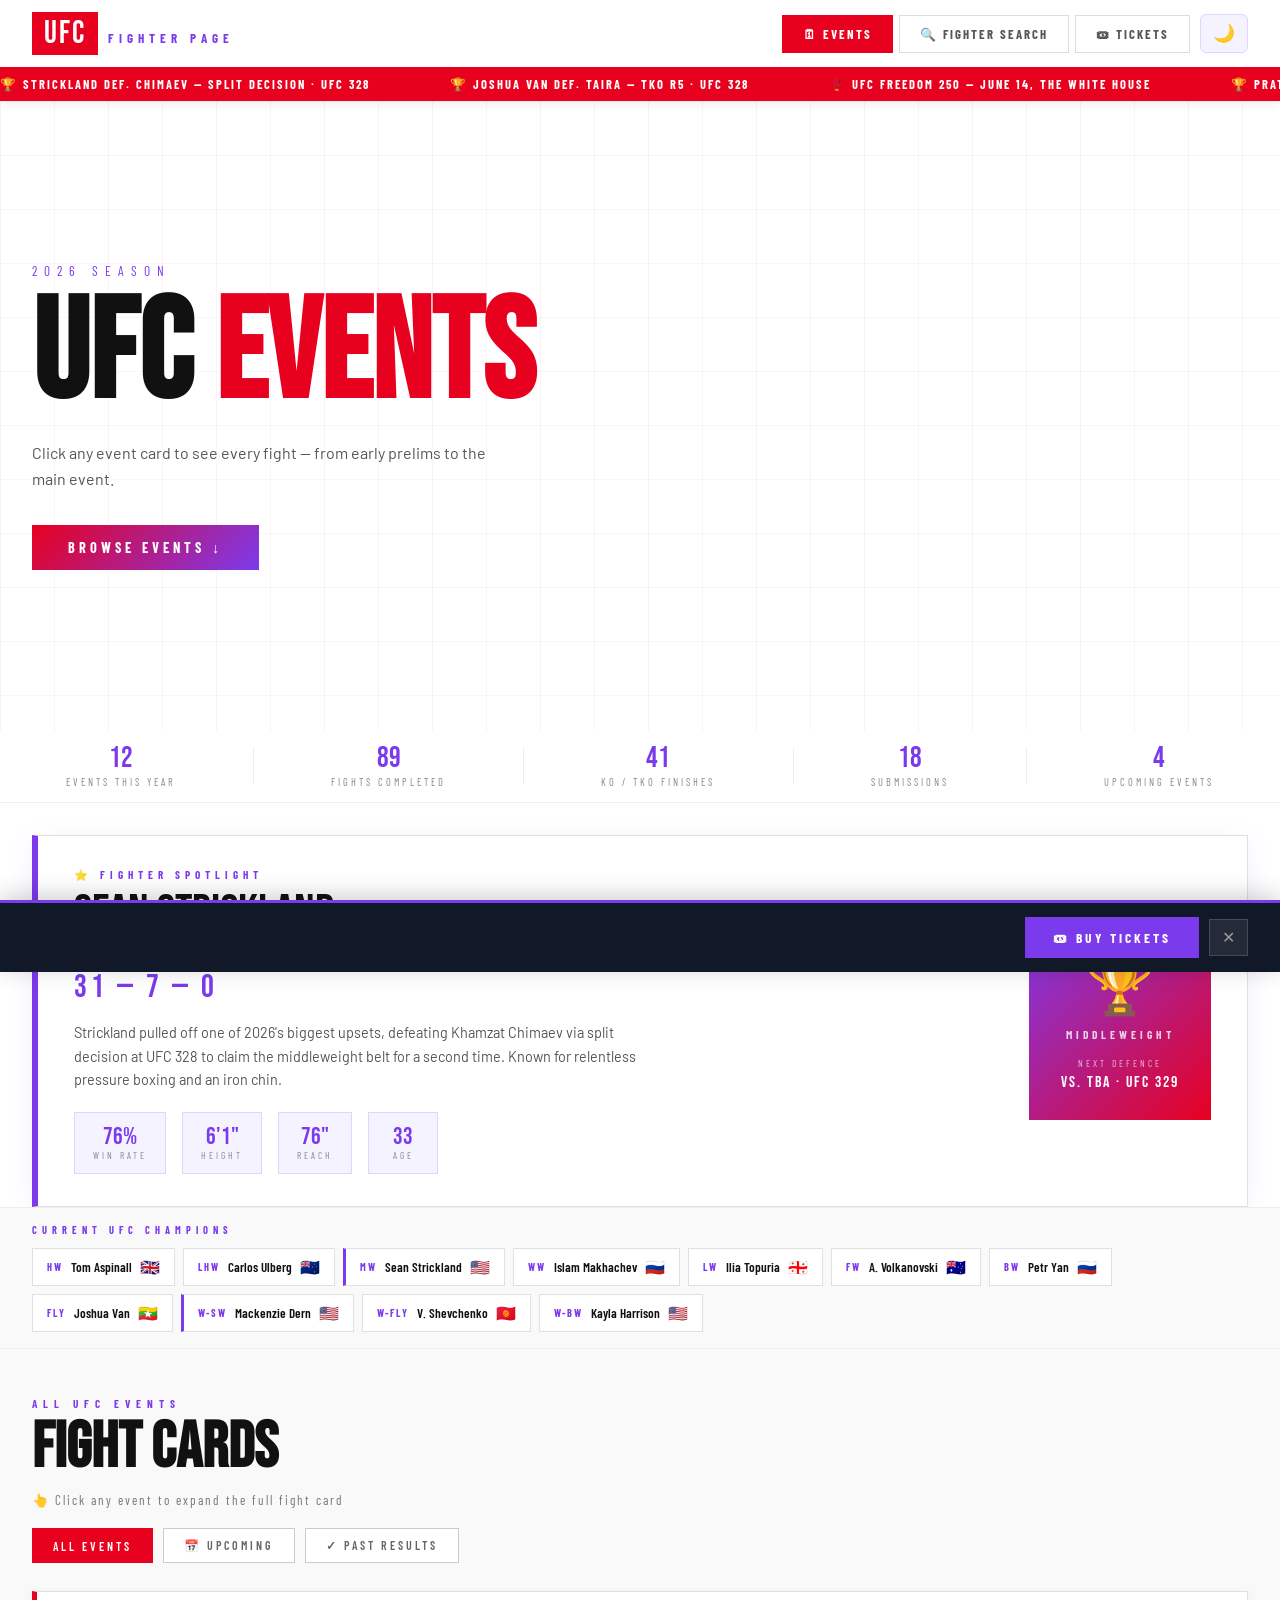
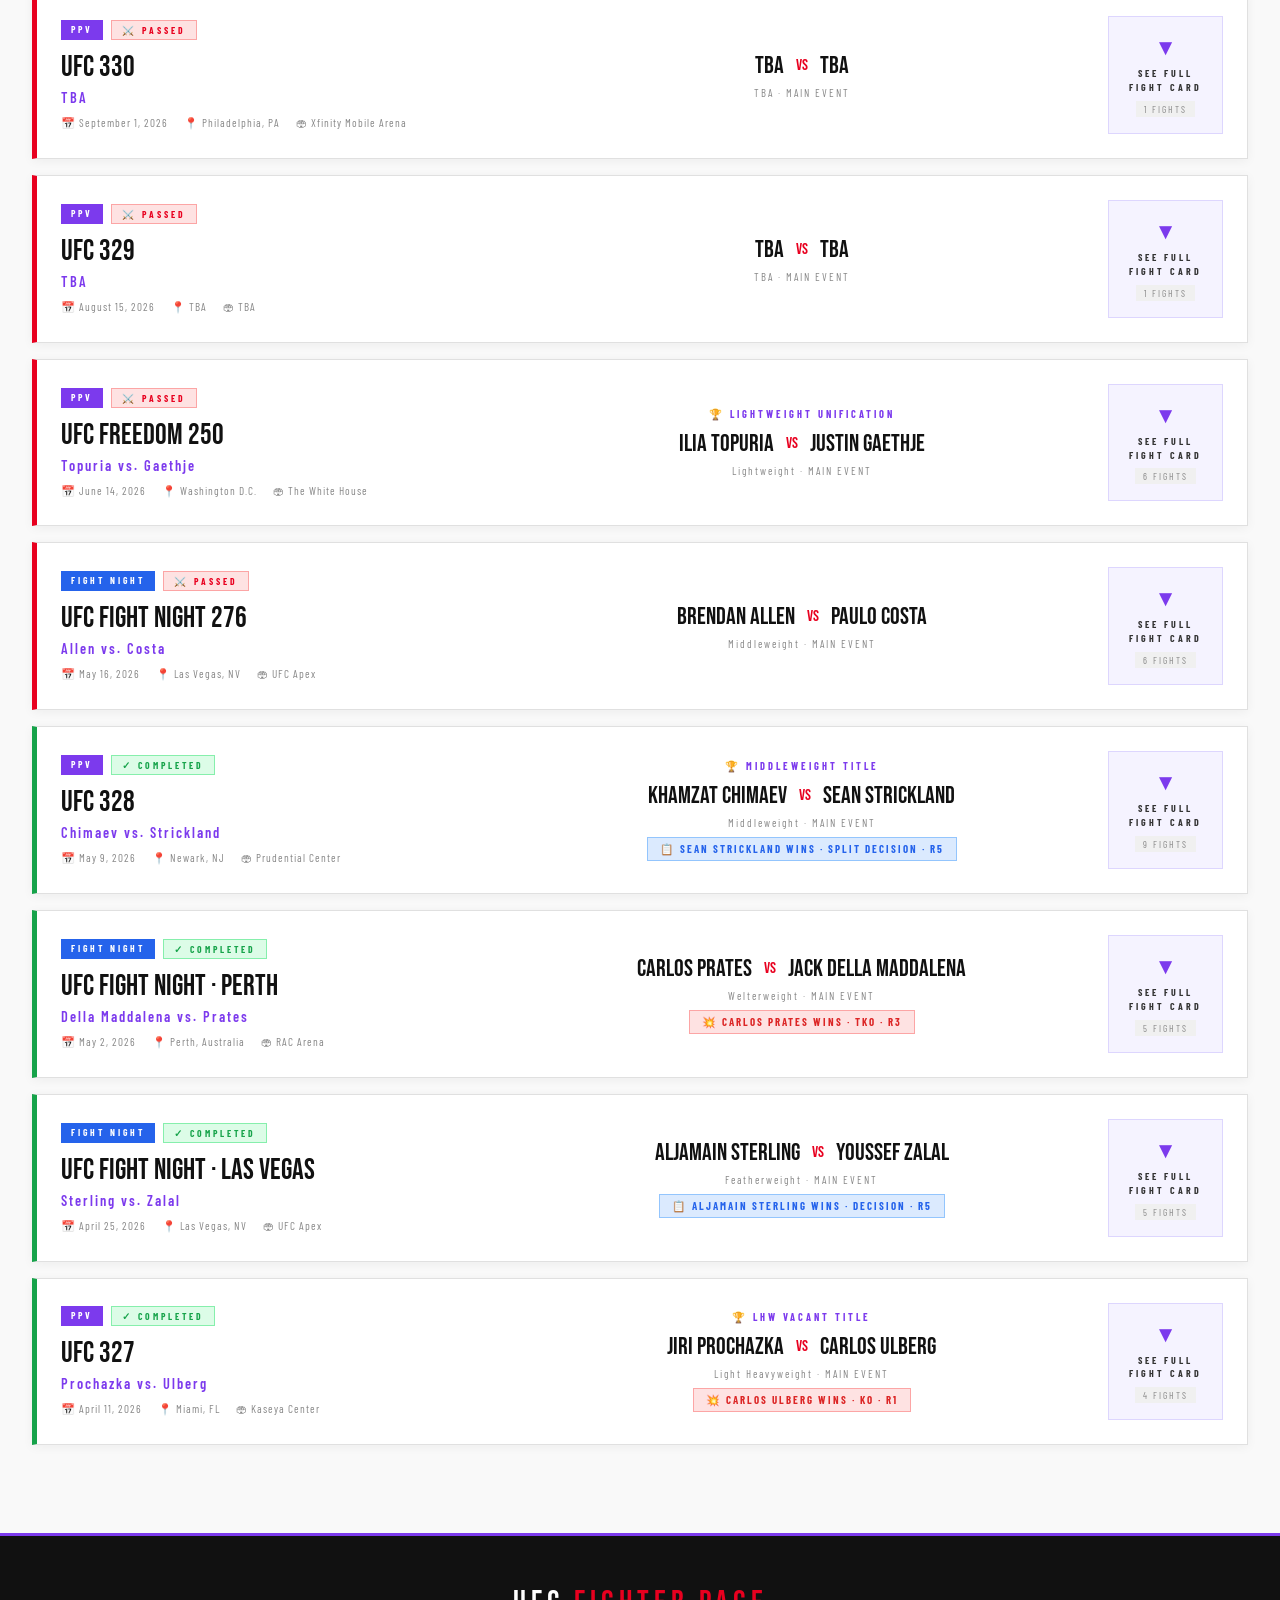
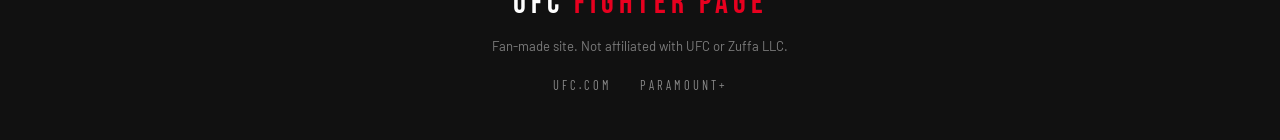
<file: index.html>
<!DOCTYPE html>
<html lang="en">
<head>
  <meta charset="UTF-8" />
  <meta name="viewport" content="width=device-width, initial-scale=1.0" />
  <title>UFC Fighter Page</title>
  <link rel="stylesheet" href="style.css" />
  <link href="https://fonts.googleapis.com/css2?family=Bebas+Neue&family=Barlow+Condensed:wght@400;600;700&family=Barlow:wght@400;500&display=swap" rel="stylesheet" />
</head>
<body>

  <header class="site-header">
    <div class="header-inner">
      <div class="logo">
        <span class="logo-ufc">UFC</span>
        <span class="logo-tag">FIGHTER PAGE</span>
      </div>
      <nav class="main-nav">
        <button class="nav-tab active" data-page="events">🗓 EVENTS</button>
        <button class="nav-tab" data-page="search">🔍 FIGHTER SEARCH</button>
        <button class="nav-tab" data-page="tickets">🎟 TICKETS</button>
        <button class="dark-toggle" id="darkToggle" onclick="toggleDark()">🌙</button>
      </nav>
    </div>
    <div class="ticker-wrap">
      <div class="ticker-inner">
        <span>🏆 Strickland def. Chimaev — Split Decision · UFC 328</span>
        <span>🏆 Joshua Van def. Taira — TKO R5 · UFC 328</span>
        <span>🥊 UFC Freedom 250 — June 14, The White House</span>
        <span>🏆 Prates def. Della Maddalena — TKO R3 · Perth</span>
        <span>🥊 Topuria vs. Gaethje — Lightweight Unification</span>
        <span>🏆 Carlos Ulberg — NEW LHW Champion · UFC 327</span>
      </div>
    </div>
  </header>

  <!-- ===== EVENTS PAGE ===== -->
  <div id="page-events" class="page active">

    <section class="hero">
      <div class="hero-grid"></div>
      <div class="hero-content">
        <p class="eyebrow">2026 SEASON</p>
        <h1 class="hero-title">UFC <span class="c-red">EVENTS</span></h1>
        <p class="hero-sub">Click any event card to see every fight — from early prelims to the main event.</p>
        <a href="#events-grid" class="hero-btn">BROWSE EVENTS ↓</a>
      </div>
    </section>

    <div class="stats-bar">
      <div class="wrap">
        <div class="stat"><div class="stat-n">12</div><div class="stat-l">Events This Year</div></div>
        <div class="stat-div"></div>
        <div class="stat"><div class="stat-n">89</div><div class="stat-l">Fights Completed</div></div>
        <div class="stat-div"></div>
        <div class="stat"><div class="stat-n">41</div><div class="stat-l">KO / TKO Finishes</div></div>
        <div class="stat-div"></div>
        <div class="stat"><div class="stat-n">18</div><div class="stat-l">Submissions</div></div>
        <div class="stat-div"></div>
        <div class="stat"><div class="stat-n">4</div><div class="stat-l">Upcoming Events</div></div>
      </div>
    </div>

    <div class="spotlight-wrap">
      <div class="wrap">
        <div class="spotlight-card">
          <div class="spotlight-left">
            <div class="spot-label">⭐ FIGHTER SPOTLIGHT</div>
            <div class="spot-name">SEAN STRICKLAND</div>
            <div class="spot-title">UFC MIDDLEWEIGHT CHAMPION</div>
            <div class="spot-record">31 — 7 — 0</div>
            <p class="spot-bio">Strickland pulled off one of 2026's biggest upsets, defeating Khamzat Chimaev via split decision at UFC 328 to claim the middleweight belt for a second time. Known for relentless pressure boxing and an iron chin.</p>
            <div class="spot-stats">
              <div class="sstat"><div class="sstat-n">76%</div><div class="sstat-l">Win Rate</div></div>
              <div class="sstat"><div class="sstat-n">6'1"</div><div class="sstat-l">Height</div></div>
              <div class="sstat"><div class="sstat-n">76"</div><div class="sstat-l">Reach</div></div>
              <div class="sstat"><div class="sstat-n">33</div><div class="sstat-l">Age</div></div>
            </div>
          </div>
          <div class="spotlight-right">
            <div class="spot-trophy">🏆</div>
            <div class="spot-div">MIDDLEWEIGHT</div>
            <div class="spot-next-l">NEXT DEFENCE</div>
            <div class="spot-next">vs. TBA · UFC 329</div>
          </div>
        </div>
      </div>
    </div>

    <div class="champs-bar">
      <div class="wrap">
        <div class="champs-label">CURRENT UFC CHAMPIONS</div>
        <div class="champs-row">
          <div class="champ-chip"><span class="cc-div">HW</span><span class="cc-name">Tom Aspinall</span><span>🇬🇧</span></div>
          <div class="champ-chip"><span class="cc-div">LHW</span><span class="cc-name">Carlos Ulberg</span><span>🇳🇿</span></div>
          <div class="champ-chip cc-purple"><span class="cc-div">MW</span><span class="cc-name">Sean Strickland</span><span>🇺🇸</span></div>
          <div class="champ-chip"><span class="cc-div">WW</span><span class="cc-name">Islam Makhachev</span><span>🇷🇺</span></div>
          <div class="champ-chip"><span class="cc-div">LW</span><span class="cc-name">Ilia Topuria</span><span>🇬🇪</span></div>
          <div class="champ-chip"><span class="cc-div">FW</span><span class="cc-name">A. Volkanovski</span><span>🇦🇺</span></div>
          <div class="champ-chip"><span class="cc-div">BW</span><span class="cc-name">Petr Yan</span><span>🇷🇺</span></div>
          <div class="champ-chip"><span class="cc-div">FLY</span><span class="cc-name">Joshua Van</span><span>🇲🇲</span></div>
          <div class="champ-chip cc-purple"><span class="cc-div">W-SW</span><span class="cc-name">Mackenzie Dern</span><span>🇺🇸</span></div>
          <div class="champ-chip"><span class="cc-div">W-FLY</span><span class="cc-name">V. Shevchenko</span><span>🇰🇬</span></div>
          <div class="champ-chip"><span class="cc-div">W-BW</span><span class="cc-name">Kayla Harrison</span><span>🇺🇸</span></div>
        </div>
      </div>
    </div>

    <section class="content-sec" id="events-grid">
      <div class="wrap">
        <div class="sec-label">ALL UFC EVENTS</div>
        <h2 class="sec-title">FIGHT CARDS</h2>
        <p class="sec-hint">👆 Click any event to expand the full fight card</p>
        <div class="filter-bar">
          <button class="fbtn active" data-efilter="all">ALL EVENTS</button>
          <button class="fbtn" data-efilter="upcoming">📅 UPCOMING</button>
          <button class="fbtn" data-efilter="past">✓ PAST RESULTS</button>
        </div>
        <div id="eventsGrid"></div>
      </div>
    </section>
  </div>

  <!-- ===== SEARCH PAGE ===== -->
  <div id="page-search" class="page">
    <section class="hero hero-purple">
      <div class="hero-grid"></div>
      <div class="hero-content">
        <p class="eyebrow">FIGHTER DATABASE</p>
        <h1 class="hero-title">FIGHTER <span class="c-purple">SEARCH</span></h1>
        <p class="hero-sub">Search any UFC fighter — AI powered with live stats and fight history.</p>
        <div class="search-wrap">
          <span class="search-icon">🔍</span>
          <input type="text" id="fighterSearchInput" class="search-input" placeholder="e.g. Charles Oliveira, Islam Makhachev..." autocomplete="off" />
          <button class="search-x" id="searchClear">✕</button>
        </div>
        <div class="hint-row">
          <span class="hint-label">Try:</span>
          <button class="hint-pill" data-hint="Oliveira">Oliveira</button>
          <button class="hint-pill" data-hint="Makhachev">Makhachev</button>
          <button class="hint-pill" data-hint="Chimaev">Chimaev</button>
          <button class="hint-pill" data-hint="Topuria">Topuria</button>
          <button class="hint-pill" data-hint="Pereira">Pereira</button>
          <button class="hint-pill" data-hint="Lightweight">Lightweight</button>
        </div>
      </div>
    </section>
    <section class="content-sec">
      <div class="wrap">
        <div id="searchResults"></div>
      </div>
    </section>
  </div>

  <!-- ===== TICKETS PAGE ===== -->
  <div id="page-tickets" class="page">
    <section class="hero hero-dark">
      <div class="hero-grid"></div>
      <div class="hero-content">
        <p class="eyebrow">GET IN THE OCTAGON</p>
        <h1 class="hero-title">BUY <span class="c-red">TICKETS</span></h1>
        <p class="hero-sub">Choose an upcoming UFC event and secure your seat.</p>
      </div>
    </section>
    <section class="content-sec">
      <div class="wrap">

        <div class="t-feature">
          <div class="tf-left">
            <div class="t-badge ppv-badge">PPV — TITLE FIGHT</div>
            <div class="tf-name">UFC FREEDOM 250</div>
            <div class="tf-matchup">
              <span>TOPURIA</span><span class="c-red">VS</span><span>GAETHJE</span>
            </div>
            <div class="tf-belt">🏆 LIGHTWEIGHT CHAMPIONSHIP UNIFICATION</div>
            <div class="tf-meta">
              <span>📅 June 14, 2026</span>
              <span>📍 Washington D.C.</span>
              <span>🏟 The White House</span>
            </div>
          </div>
          <div class="tf-right">
            <div class="tf-price-label">STARTING FROM</div>
            <div class="tf-price">$89</div>
            <div class="tf-per">per person</div>
            <button class="t-buy-btn" onclick="openModal('UFC FREEDOM 250','June 14, 2026','Washington D.C. — The White House','Topuria vs. Gaethje',89)">🎟 SELECT SEATS</button>
          </div>
        </div>

        <h2 class="t-grid-title">ALL UPCOMING EVENTS</h2>
        <div class="t-grid">

          <div class="t-card">
            <div class="t-badge fn-badge">FIGHT NIGHT</div>
            <div class="tc-name">UFC FIGHT NIGHT 276</div>
            <div class="tc-fight">Allen vs. Costa</div>
            <div class="tc-info">📅 May 16, 2026 · 📍 Las Vegas, NV · 🏟 UFC Apex</div>
            <div class="tc-bottom">
              <span class="tc-price">From $35</span>
              <button class="tc-btn" onclick="openModal('UFC Fight Night 276','May 16, 2026','Las Vegas — UFC Apex','Allen vs. Costa',35)">BUY TICKETS</button>
            </div>
          </div>

          <div class="t-card t-card-purple">
            <div class="t-badge ppv-badge">PPV</div>
            <div class="tc-name">UFC FREEDOM 250</div>
            <div class="tc-fight">Topuria vs. Gaethje</div>
            <div class="tc-info">📅 June 14, 2026 · 📍 Washington D.C. · 🏟 The White House</div>
            <div class="tc-bottom">
              <span class="tc-price">From $89</span>
              <button class="tc-btn tc-btn-purple" onclick="openModal('UFC Freedom 250','June 14, 2026','Washington D.C.','Topuria vs. Gaethje',89)">BUY TICKETS</button>
            </div>
          </div>

          <div class="t-card">
            <div class="t-badge ppv-badge">PPV</div>
            <div class="tc-name">UFC 329</div>
            <div class="tc-fight">Main Event TBA</div>
            <div class="tc-info">📅 August 15, 2026 · 📍 TBA · 🏟 TBA</div>
            <div class="tc-bottom">
              <span class="tc-price">From $75</span>
              <button class="tc-btn" onclick="openModal('UFC 329','August 15, 2026','TBA','Main Event TBA',75)">BUY TICKETS</button>
            </div>
          </div>

          <div class="t-card">
            <div class="t-badge ppv-badge">PPV</div>
            <div class="tc-name">UFC 330</div>
            <div class="tc-fight">Main Event TBA</div>
            <div class="tc-info">📅 September 1, 2026 · 📍 Philadelphia, PA · 🏟 Xfinity Mobile Arena</div>
            <div class="tc-bottom">
              <span class="tc-price">From $75</span>
              <button class="tc-btn" onclick="openModal('UFC 330','September 1, 2026','Philadelphia, PA','Main Event TBA',75)">BUY TICKETS</button>
            </div>
          </div>

        </div>
      </div>
    </section>
  </div>

  <!-- ===== TICKET MODAL ===== -->
  <div id="ticketModal" class="modal-bg" onclick="bgClose(event)">
    <div class="modal-box">
      <button class="modal-x" onclick="document.getElementById('ticketModal').classList.remove('open')">✕</button>
      <div class="modal-icon">🎟</div>
      <div class="modal-title" id="modal-name">Event</div>
      <div class="modal-sub" id="modal-date"></div>
      <div class="modal-sub" id="modal-loc"></div>
      <div class="modal-fight" id="modal-fight"></div>

      <div class="modal-label">SELECT TICKET TIER</div>
      <div class="tier-row">
        <div class="tier selected" onclick="pickTier(this)">
          <div class="tier-name">General Admission</div>
          <div class="tier-price" id="price-ga">$89</div>
        </div>
        <div class="tier" onclick="pickTier(this)">
          <div class="tier-name">Floor Seats</div>
          <div class="tier-price" id="price-floor">$249</div>
        </div>
        <div class="tier" onclick="pickTier(this)">
          <div class="tier-name">Ringside VIP</div>
          <div class="tier-price" id="price-vip">$599</div>
        </div>
      </div>

      <div class="qty-row">
        <span class="modal-label">QUANTITY</span>
        <div class="qty-ctrl">
          <button onclick="changeQty(-1)">−</button>
          <span id="modal-qty">1</span>
          <button onclick="changeQty(1)">+</button>
        </div>
      </div>

      <div class="total-row">
        <span>TOTAL</span>
        <span id="modal-total" class="c-red">$89</span>
      </div>

      <button class="modal-confirm" onclick="confirmOrder()">CONFIRM ORDER</button>
      <p class="modal-note">Demo only — no real payment taken</p>
    </div>
  </div>

  <!-- ===== CONFIRM MODAL ===== -->
  <div id="confirmModal" class="modal-bg" onclick="document.getElementById('confirmModal').classList.remove('open')">
    <div class="modal-box" style="text-align:center">
      <div style="font-size:3rem;margin-bottom:12px">✅</div>
      <div class="modal-title">ORDER CONFIRMED!</div>
      <p class="modal-sub" id="confirm-msg" style="margin-top:10px"></p>
      <button class="modal-confirm" style="margin-top:24px" onclick="document.getElementById('confirmModal').classList.remove('open')">DONE</button>
    </div>
  </div>

  <!-- ===== TICKET BAR ===== -->
  <div id="ticketBar" class="ticket-bar">
    <div class="wrap" style="display:flex;align-items:center;justify-content:space-between;gap:16px">
      <div>
        <div class="tb-name" id="tb-name"></div>
        <div class="tb-info" id="tb-info"></div>
      </div>
      <div style="display:flex;gap:10px;align-items:center">
        <button class="tb-btn" onclick="document.querySelector('[data-page=tickets]').click()">🎟 BUY TICKETS</button>
        <button class="tb-close" onclick="hideTicketBar()">✕</button>
      </div>
    </div>
  </div>

  <!-- FOOTER -->
  <footer class="footer">
    <div class="footer-inner">
      <div class="footer-logo">UFC <span class="c-red">FIGHTER PAGE</span></div>
      <p class="footer-note">Fan-made site. Not affiliated with UFC or Zuffa LLC.</p>
      <div class="footer-links">
        <a href="https://ufc.com" target="_blank">UFC.com</a>
        <a href="https://www.paramountplus.com" target="_blank">Paramount+</a>
      </div>
    </div>
  </footer>

  <script src="script.js"></script>
</body>
</html>
<!-- cache bust Wed May 20 02:59:05 UTC 2026 -->
</file>
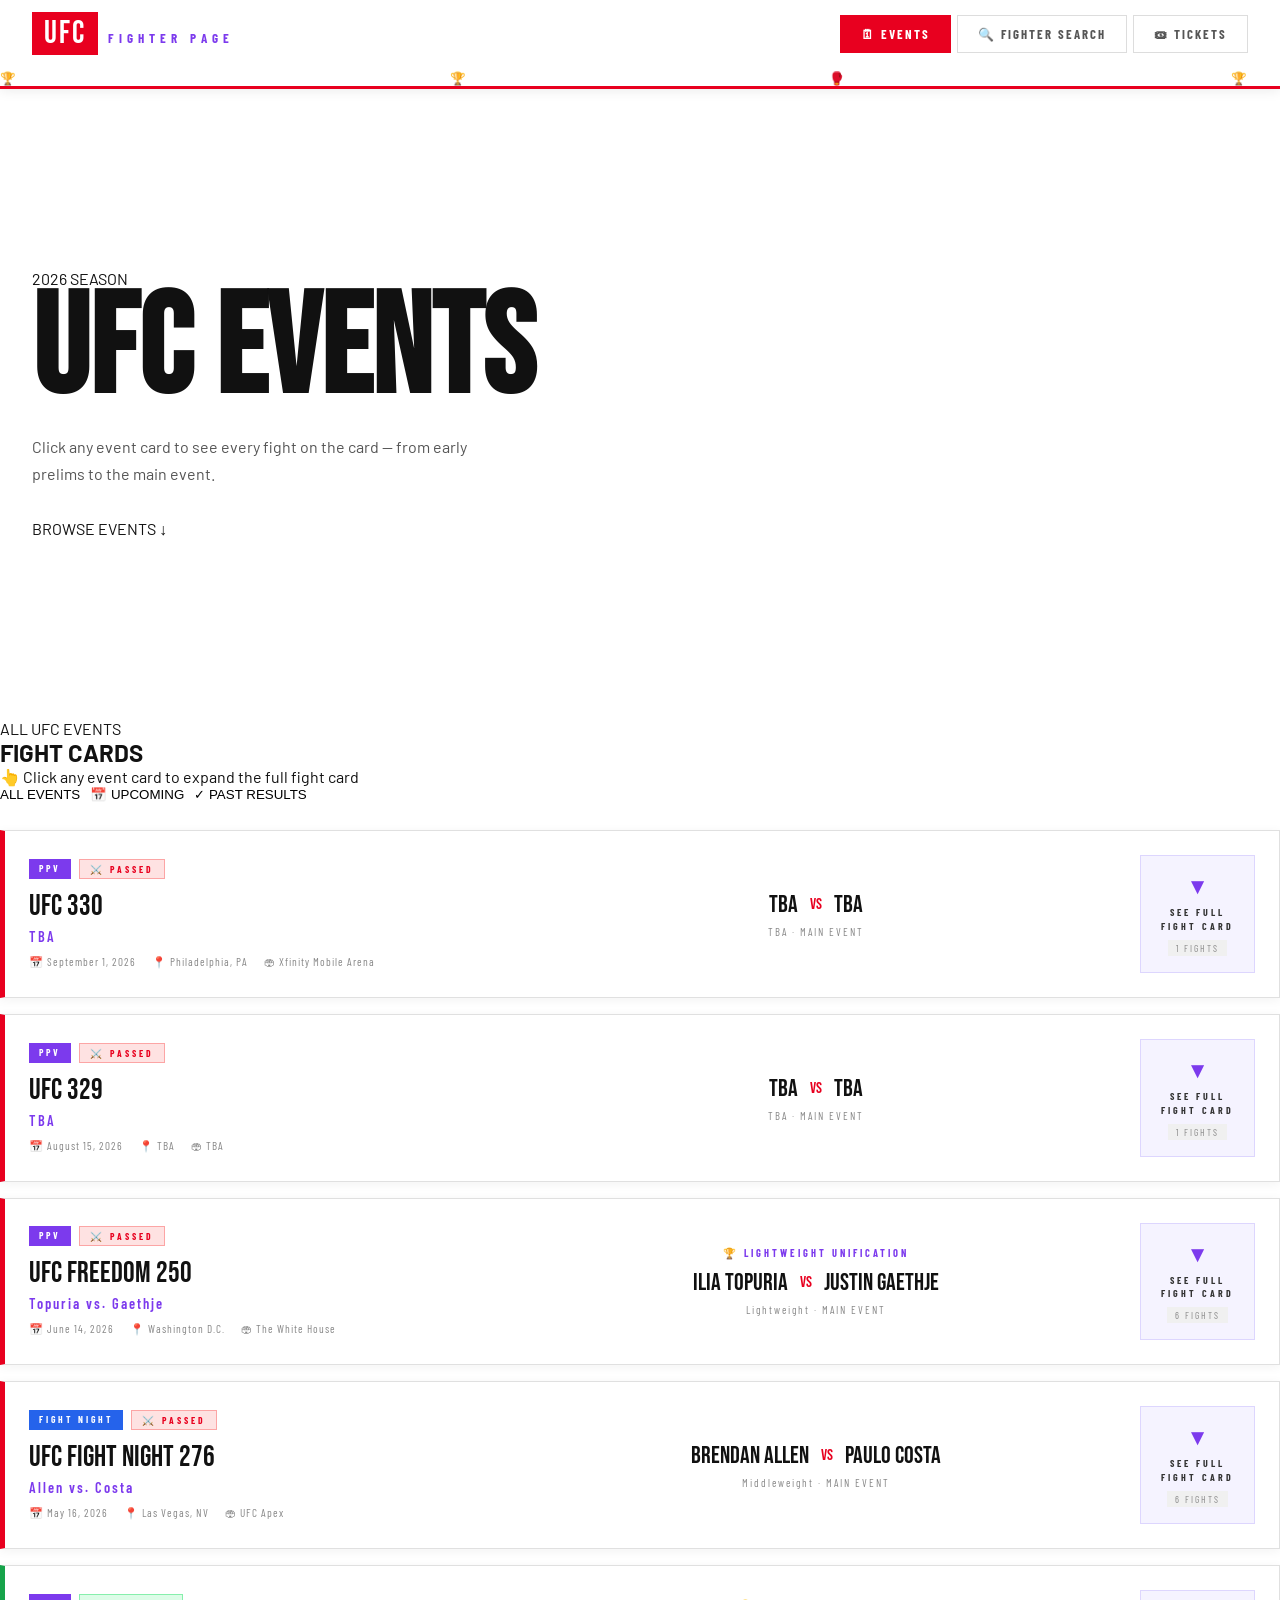
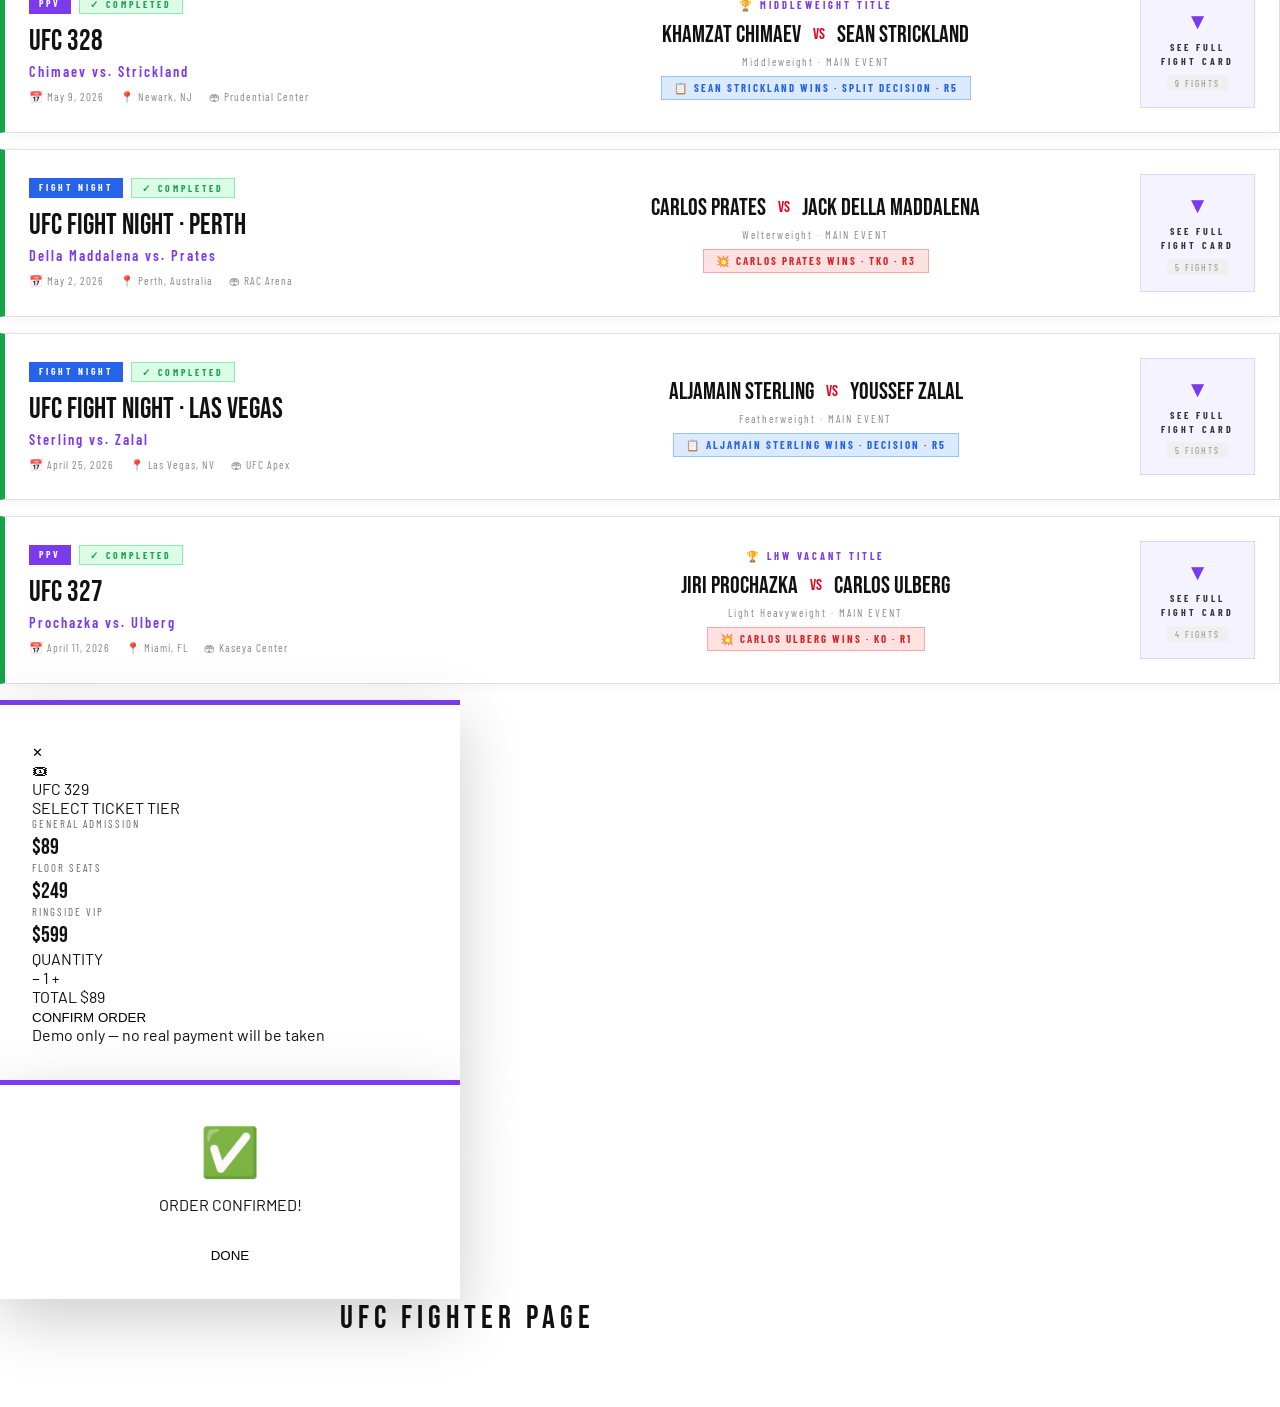
<file: index-3.html>
<!DOCTYPE html>
<html lang="en">
<head>
  <meta charset="UTF-8" />
  <meta name="viewport" content="width=device-width, initial-scale=1.0" />
  <title>UFC Fighter Page</title>
  <link rel="stylesheet" href="style.css" />
  <link rel="preconnect" href="https://fonts.googleapis.com" />
  <link rel="preconnect" href="https://fonts.gstatic.com" crossorigin />
  <link href="https://fonts.googleapis.com/css2?family=Bebas+Neue&family=Barlow+Condensed:wght@400;600;700&family=Barlow:wght@400;500&display=swap" rel="stylesheet" />
</head>
<body>

  <!-- HEADER -->
  <header class="site-header">
    <div class="header-inner">
      <div class="logo">
        <span class="logo-ufc">UFC</span>
        <span class="logo-tag">FIGHTER PAGE</span>
      </div>
      <nav class="main-nav">
        <button class="nav-tab active" data-page="events">🗓 EVENTS</button>
        <button class="nav-tab" data-page="search">🔍 FIGHTER SEARCH</button>
        <button class="nav-tab" data-page="tickets">🎟 TICKETS</button>
      </nav>
    </div>
    <div class="header-ticker">
      <div class="ticker-inner">
        <span>🏆 Strickland def. Chimaev — Split Decision · UFC 328</span>
        <span>🏆 Joshua Van def. Taira — TKO R5 · UFC 328</span>
        <span>🥊 UFC Freedom 250 — June 14, The White House</span>
        <span>🏆 Prates def. Della Maddalena — TKO R3 · Perth</span>
        <span>🥊 Topuria vs. Gaethje — Lightweight Unification</span>
        <span>🏆 Carlos Ulberg — NEW LHW Champion · UFC 327</span>
      </div>
    </div>
  </header>

  <!-- PAGE: EVENTS -->
  <div id="page-events" class="page active">
    <section class="hero">
      <div class="hero-bg-grid"></div>
      <div class="hero-content">
        <p class="hero-eyebrow">2026 SEASON</p>
        <h1 class="hero-title">UFC <span class="red">EVENTS</span></h1>
        <p class="hero-sub">Click any event card to see every fight on the card — from early prelims to the main event.</p>
        <a href="#events-grid" class="hero-cta">BROWSE EVENTS ↓</a>
      </div>
    </section>
    <section class="content-section" id="events-grid">
      <div class="inner-wrap">
        <div class="section-header">
          <div class="section-label">ALL UFC EVENTS</div>
          <h2 class="section-title">FIGHT CARDS</h2>
          <p class="section-hint">👆 Click any event card to expand the full fight card</p>
          <div class="filter-bar">
            <button class="filter-btn active" data-efilter="all">ALL EVENTS</button>
            <button class="filter-btn" data-efilter="upcoming">📅 UPCOMING</button>
            <button class="filter-btn" data-efilter="past">✓ PAST RESULTS</button>
          </div>
        </div>
        <div id="eventsGrid"></div>
      </div>
    </section>
  </div>

  <!-- PAGE: FIGHTER SEARCH -->
  <div id="page-search" class="page">
    <section class="hero hero-purple">
      <div class="hero-bg-grid"></div>
      <div class="hero-content">
        <p class="hero-eyebrow">FIGHTER DATABASE</p>
        <h1 class="hero-title">FIGHTER <span class="purple">SEARCH</span></h1>
        <p class="hero-sub">Search any current UFC fighter — AI powered, live stats and fight history.</p>
        <div class="search-box-wrap">
          <span class="search-icon-left">🔍</span>
          <input type="text" id="fighterSearchInput" class="search-input"
            placeholder="e.g. Charles Oliveira, Islam Makhachev..."
            autocomplete="off" spellcheck="false" />
          <button class="search-clear" id="searchClear">✕</button>
        </div>
        <div class="search-hints">
          <span>Try:</span>
          <button class="hint-pill" data-hint="Oliveira">Oliveira</button>
          <button class="hint-pill" data-hint="Makhachev">Makhachev</button>
          <button class="hint-pill" data-hint="Chimaev">Chimaev</button>
          <button class="hint-pill" data-hint="Topuria">Topuria</button>
          <button class="hint-pill" data-hint="Pereira">Pereira</button>
          <button class="hint-pill" data-hint="Lightweight">Lightweight</button>
        </div>
      </div>
    </section>
    <section class="content-section">
      <div class="inner-wrap">
        <div id="searchResults"></div>
      </div>
    </section>
  </div>

  <!-- PAGE: TICKETS -->
  <div id="page-tickets" class="page">
    <section class="hero hero-dark">
      <div class="hero-bg-grid"></div>
      <div class="hero-content">
        <p class="hero-eyebrow">GET IN THE OCTAGON</p>
        <h1 class="hero-title">BUY <span class="red">TICKETS</span></h1>
        <p class="hero-sub">Choose an upcoming UFC event and secure your seat. Experience the fights live.</p>
      </div>
    </section>

    <section class="content-section">
      <div class="inner-wrap">

        <!-- Big featured ticket -->
        <div class="ticket-feature">
          <div class="ticket-feature-info">
            <div class="ticket-badge ppv-col">PPV — TITLE FIGHT</div>
            <div class="ticket-feature-name">UFC FREEDOM 250</div>
            <div class="ticket-feature-matchup">
              <span>TOPURIA</span>
              <span class="red">VS</span>
              <span>GAETHJE</span>
            </div>
            <div class="ticket-feature-belt">🏆 LIGHTWEIGHT CHAMPIONSHIP UNIFICATION</div>
            <div class="ticket-feature-meta">
              <span>📅 June 14, 2026</span>
              <span>📍 Washington D.C.</span>
              <span>🏟 The White House</span>
            </div>
          </div>
          <div class="ticket-feature-price">
            <div class="price-label">STARTING FROM</div>
            <div class="price-big">$89</div>
            <div class="price-sub">per person</div>
            <button class="ticket-buy-btn" onclick="openModal('UFC FREEDOM 250','June 14, 2026','Washington D.C. — The White House','Topuria vs. Gaethje',89)">🎟 SELECT SEATS</button>
          </div>
        </div>

        <!-- All upcoming events grid -->
        <h2 class="tickets-grid-title">ALL UPCOMING EVENTS</h2>
        <div class="tickets-grid">

          <div class="ticket-card">
            <div class="ticket-badge fn-col">FIGHT NIGHT</div>
            <div class="tc-name">UFC FIGHT NIGHT 276</div>
            <div class="tc-fight">Allen vs. Costa</div>
            <div class="tc-info">📅 May 16, 2026 · 📍 Las Vegas, NV</div>
            <div class="tc-venue">🏟 UFC Apex</div>
            <div class="tc-bottom">
              <span class="tc-price">From $35</span>
              <button class="tc-btn" onclick="openModal('UFC Fight Night 276','May 16, 2026','Las Vegas — UFC Apex','Allen vs. Costa',35)">BUY TICKETS</button>
            </div>
          </div>

          <div class="ticket-card featured-card">
            <div class="ticket-badge ppv-col">PPV</div>
            <div class="tc-name">UFC FREEDOM 250</div>
            <div class="tc-fight">Topuria vs. Gaethje</div>
            <div class="tc-info">📅 June 14, 2026 · 📍 Washington D.C.</div>
            <div class="tc-venue">🏟 The White House</div>
            <div class="tc-bottom">
              <span class="tc-price">From $89</span>
              <button class="tc-btn" onclick="openModal('UFC Freedom 250','June 14, 2026','Washington D.C.','Topuria vs. Gaethje',89)">BUY TICKETS</button>
            </div>
          </div>

          <div class="ticket-card">
            <div class="ticket-badge ppv-col">PPV</div>
            <div class="tc-name">UFC 329</div>
            <div class="tc-fight">Main Event TBA</div>
            <div class="tc-info">📅 August 15, 2026 · 📍 TBA</div>
            <div class="tc-venue">🏟 TBA</div>
            <div class="tc-bottom">
              <span class="tc-price">From $75</span>
              <button class="tc-btn" onclick="openModal('UFC 329','August 15, 2026','TBA','Main Event TBA',75)">BUY TICKETS</button>
            </div>
          </div>

          <div class="ticket-card">
            <div class="ticket-badge ppv-col">PPV</div>
            <div class="tc-name">UFC 330</div>
            <div class="tc-fight">Main Event TBA</div>
            <div class="tc-info">📅 September 1, 2026 · 📍 Philadelphia, PA</div>
            <div class="tc-venue">🏟 Xfinity Mobile Arena</div>
            <div class="tc-bottom">
              <span class="tc-price">From $75</span>
              <button class="tc-btn" onclick="openModal('UFC 330','September 1, 2026','Philadelphia, PA','Main Event TBA',75)">BUY TICKETS</button>
            </div>
          </div>

        </div>
      </div>
    </section>
  </div>

  <!-- TICKET MODAL -->
  <div id="ticketModal" class="modal-overlay" onclick="closeModal(event)">
    <div class="modal-box">
      <button class="modal-close" onclick="document.getElementById('ticketModal').classList.remove('open')">✕</button>
      <div class="modal-top-icon">🎟</div>
      <div class="modal-event-name" id="modal-name">UFC 329</div>
      <div class="modal-meta" id="modal-date"></div>
      <div class="modal-meta" id="modal-loc"></div>
      <div class="modal-fight-label" id="modal-fight"></div>

      <div class="modal-section-label">SELECT TICKET TIER</div>
      <div class="modal-tiers">
        <div class="modal-tier selected" onclick="pickTier(this, 0)">
          <div class="tier-name">General Admission</div>
          <div class="tier-price" id="price-ga">$89</div>
        </div>
        <div class="modal-tier" onclick="pickTier(this, 1)">
          <div class="tier-name">Floor Seats</div>
          <div class="tier-price" id="price-floor">$249</div>
        </div>
        <div class="modal-tier" onclick="pickTier(this, 2)">
          <div class="tier-name">Ringside VIP</div>
          <div class="tier-price" id="price-vip">$599</div>
        </div>
      </div>

      <div class="modal-qty-row">
        <span class="modal-section-label">QUANTITY</span>
        <div class="qty-controls">
          <button onclick="changeQty(-1)">−</button>
          <span id="modal-qty">1</span>
          <button onclick="changeQty(1)">+</button>
        </div>
      </div>

      <div class="modal-total-row">
        <span>TOTAL</span>
        <span id="modal-total" class="red">$89</span>
      </div>

      <button class="modal-confirm-btn" onclick="confirmOrder()">CONFIRM ORDER</button>
      <p class="modal-demo-note">Demo only — no real payment will be taken</p>
    </div>
  </div>

  <!-- ORDER CONFIRMED MODAL -->
  <div id="confirmModal" class="modal-overlay" onclick="document.getElementById('confirmModal').classList.remove('open')">
    <div class="modal-box" style="text-align:center;">
      <div style="font-size:3rem;margin-bottom:14px;">✅</div>
      <div class="modal-event-name">ORDER CONFIRMED!</div>
      <p class="modal-meta" id="confirm-msg" style="margin-top:10px;"></p>
      <button class="modal-confirm-btn" style="margin-top:24px;" onclick="document.getElementById('confirmModal').classList.remove('open')">DONE</button>
    </div>
  </div>

  <!-- FOOTER -->
  <footer class="site-footer">
    <div class="footer-inner">
      <div class="footer-logo">UFC <span class="red">FIGHTER PAGE</span></div>
      <p class="footer-note">Fan-made site. Not affiliated with UFC or Zuffa LLC.</p>
      <div class="footer-links">
        <a href="https://ufc.com" target="_blank">UFC.com</a>
        <a href="https://www.paramountplus.com" target="_blank">Paramount+</a>
      </div>
    </div>
  </footer>

  <script src="script.js"></script>
</body>
</html>
</file>
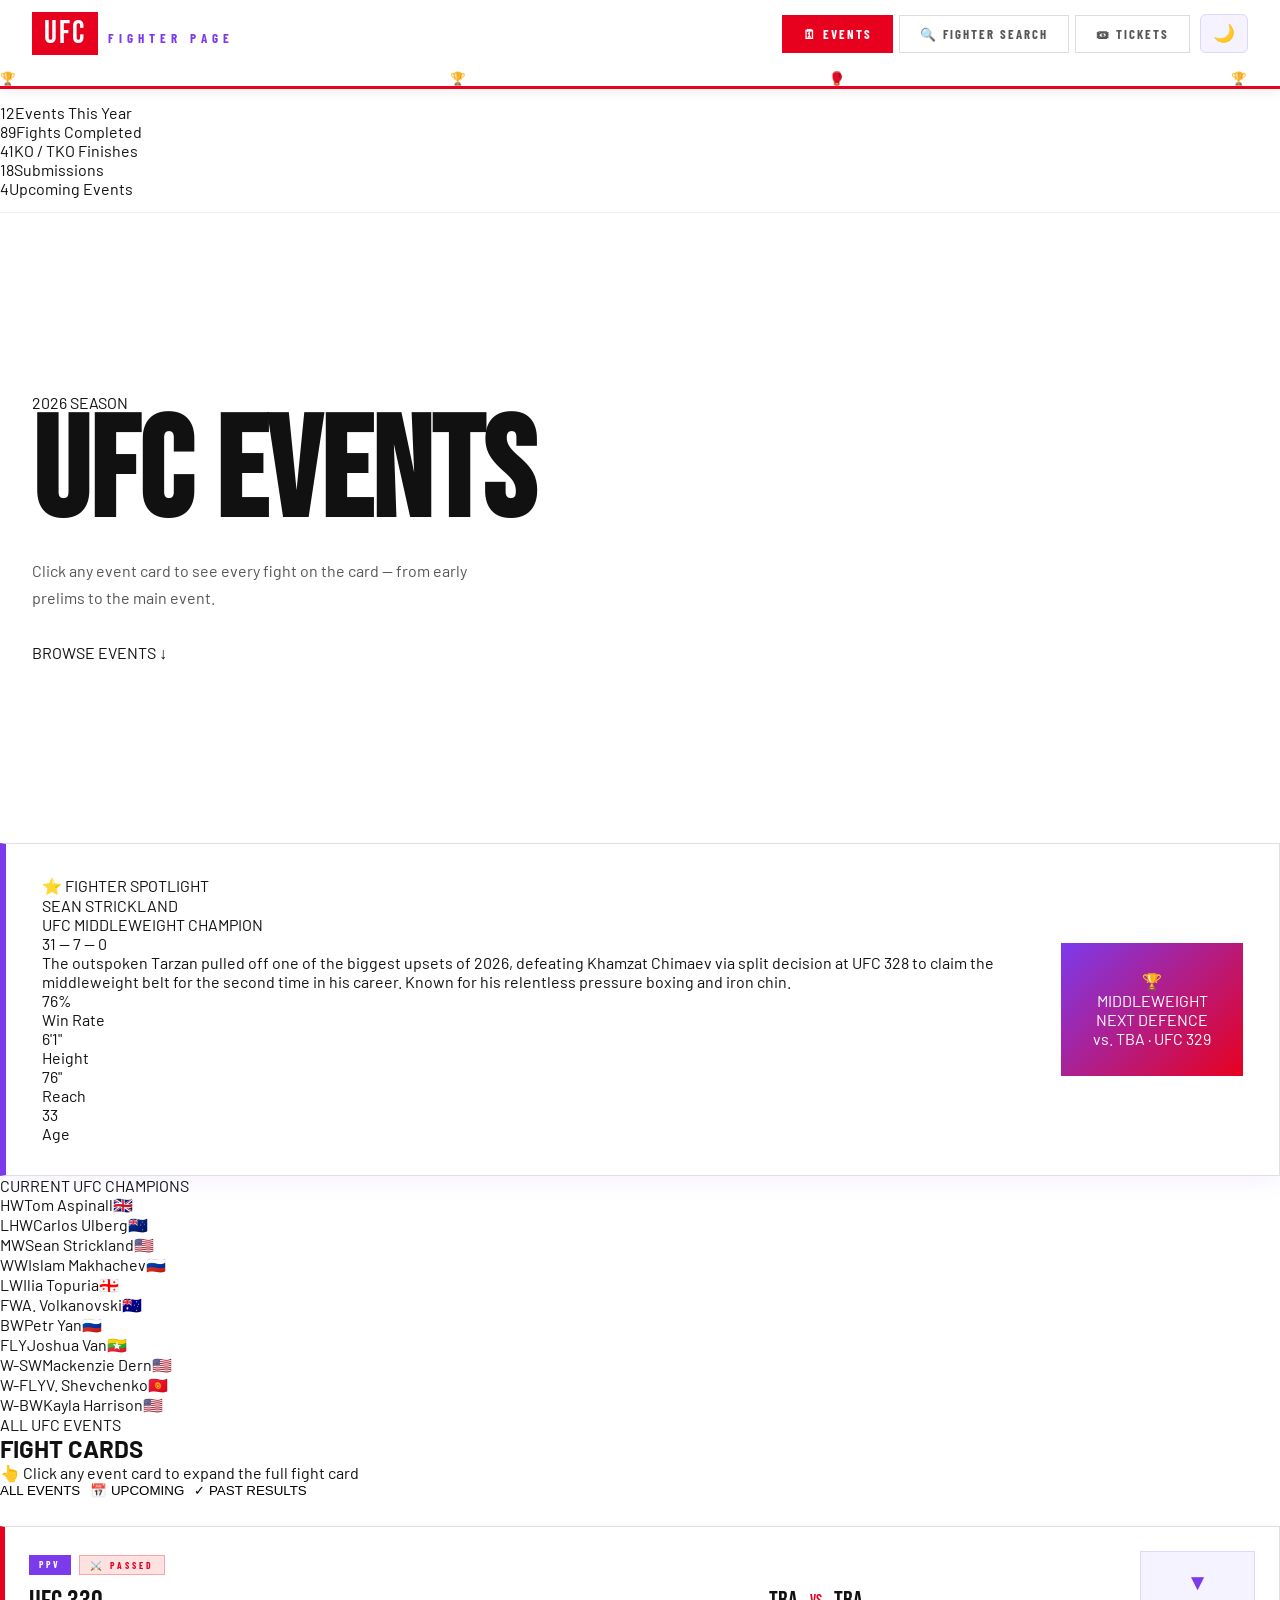
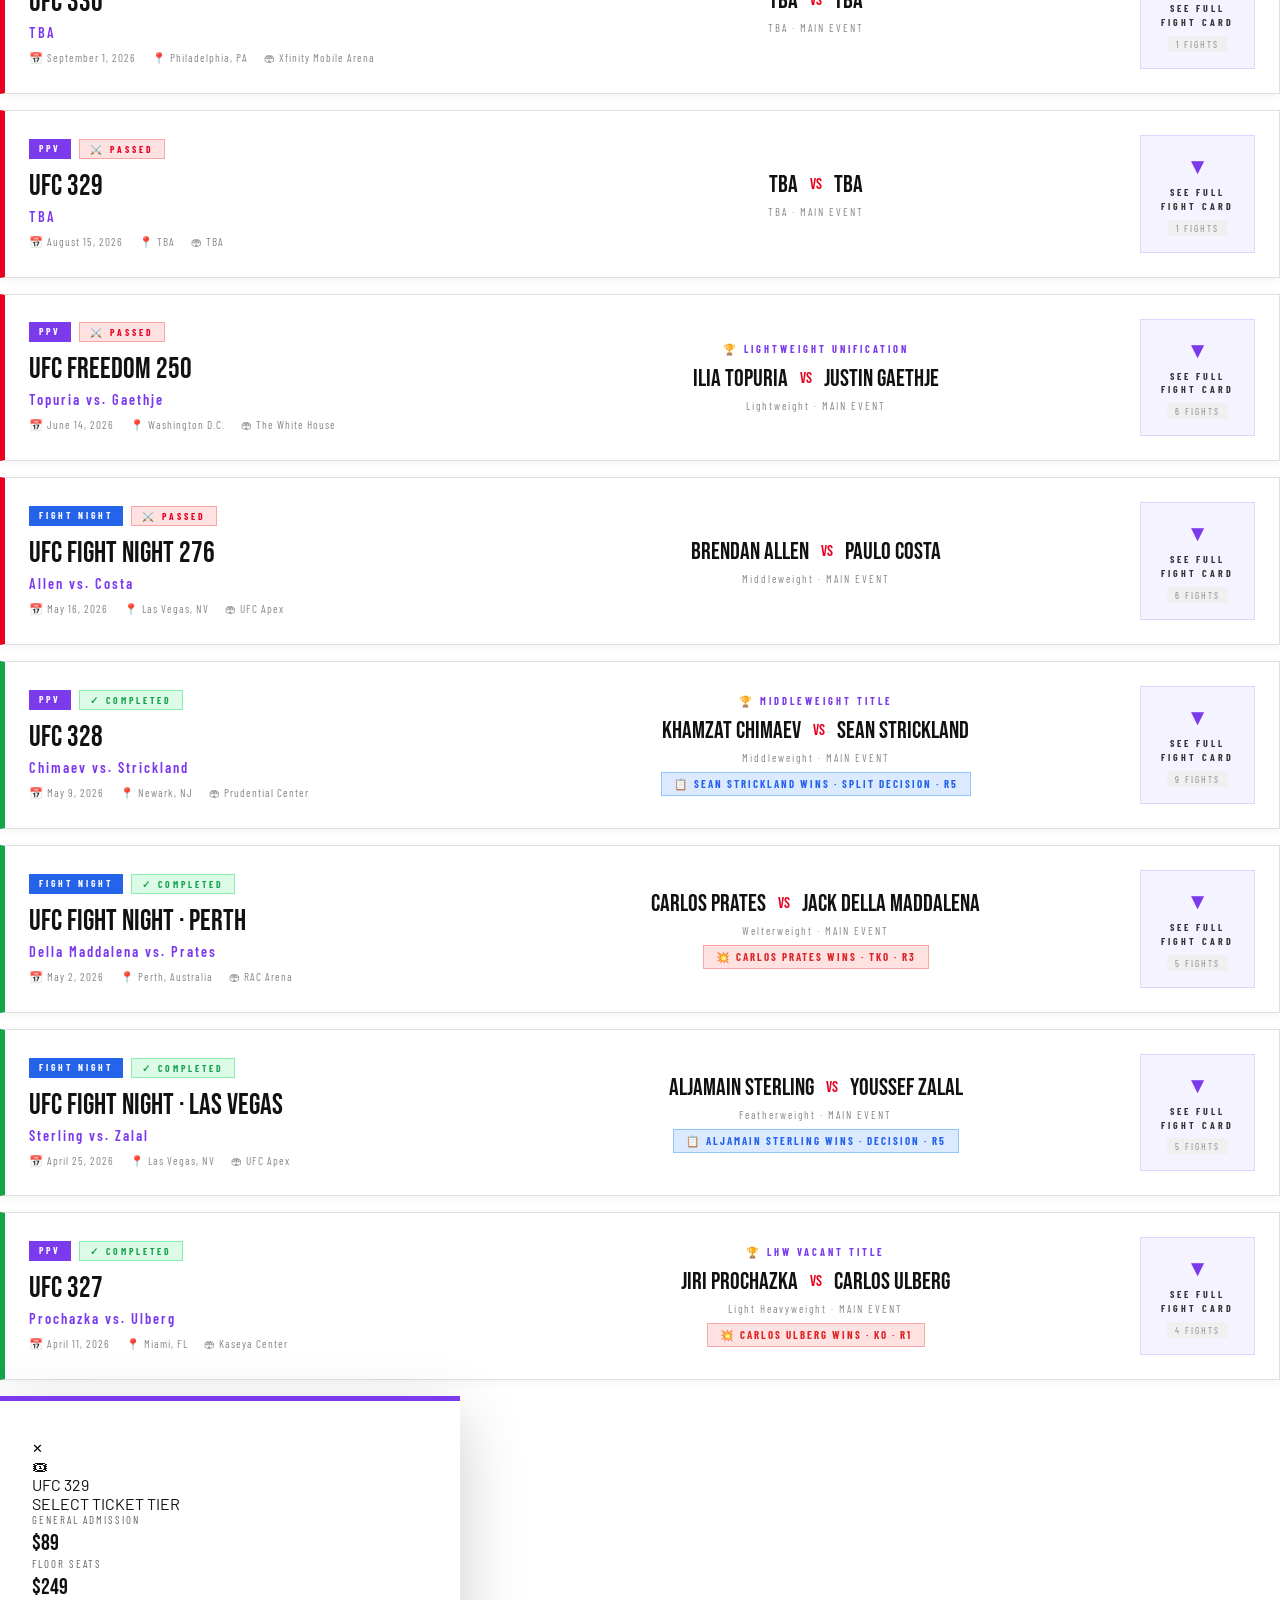
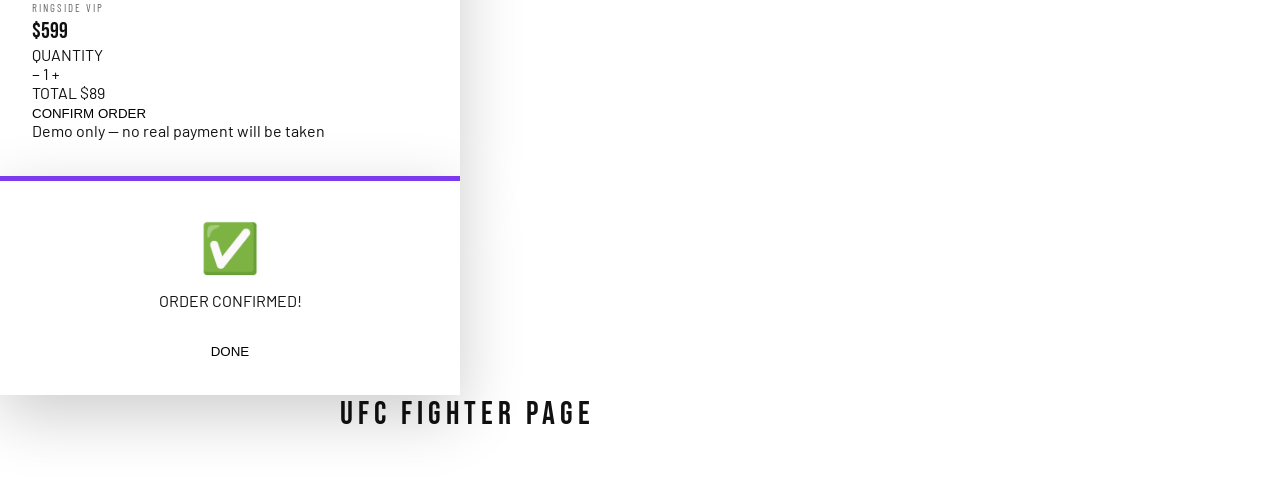
<file: index-6.html>
<!DOCTYPE html>
<html lang="en">
<head>
  <meta charset="UTF-8" />
  <meta name="viewport" content="width=device-width, initial-scale=1.0" />
  <title>UFC Fighter Page</title>
  <link rel="stylesheet" href="style.css" />
  <link rel="preconnect" href="https://fonts.googleapis.com" />
  <link rel="preconnect" href="https://fonts.gstatic.com" crossorigin />
  <link href="https://fonts.googleapis.com/css2?family=Bebas+Neue&family=Barlow+Condensed:wght@400;600;700&family=Barlow:wght@400;500&display=swap" rel="stylesheet" />
</head>
<body>

  <!-- HEADER -->
  <header class="site-header">
    <div class="header-inner">
      <div class="logo">
        <span class="logo-ufc">UFC</span>
        <span class="logo-tag">FIGHTER PAGE</span>
      </div>
      <nav class="main-nav">
        <button class="nav-tab active" data-page="events">🗓 EVENTS</button>
        <button class="nav-tab" data-page="search">🔍 FIGHTER SEARCH</button>
        <button class="nav-tab" data-page="tickets">🎟 TICKETS</button>
        <button class="dark-toggle" id="darkToggle" onclick="toggleDark()" title="Toggle dark mode">🌙</button>
      </nav>
    </div>
    <div class="header-ticker">
      <div class="ticker-inner">
        <span>🏆 Strickland def. Chimaev — Split Decision · UFC 328</span>
        <span>🏆 Joshua Van def. Taira — TKO R5 · UFC 328</span>
        <span>🥊 UFC Freedom 250 — June 14, The White House</span>
        <span>🏆 Prates def. Della Maddalena — TKO R3 · Perth</span>
        <span>🥊 Topuria vs. Gaethje — Lightweight Unification</span>
        <span>🏆 Carlos Ulberg — NEW LHW Champion · UFC 327</span>
      </div>
    </div>
  </header>

  <!-- STATS BAR — live UFC record counters -->
  <div class="stats-bar">
    <div class="stats-bar-inner">
      <div class="stat-item"><span class="stat-num" id="stat-events">12</span><span class="stat-label">Events This Year</span></div>
      <div class="stat-divider"></div>
      <div class="stat-item"><span class="stat-num" id="stat-fights">89</span><span class="stat-label">Fights Completed</span></div>
      <div class="stat-divider"></div>
      <div class="stat-item"><span class="stat-num" id="stat-ko">41</span><span class="stat-label">KO / TKO Finishes</span></div>
      <div class="stat-divider"></div>
      <div class="stat-item"><span class="stat-num" id="stat-sub">18</span><span class="stat-label">Submissions</span></div>
      <div class="stat-divider"></div>
      <div class="stat-item"><span class="stat-num" id="stat-upcoming">4</span><span class="stat-label">Upcoming Events</span></div>
    </div>
  </div>

  <!-- PAGE: EVENTS -->
  <div id="page-events" class="page active">
    <section class="hero">
      <div class="hero-bg-grid"></div>
      <div class="hero-content">
        <p class="hero-eyebrow">2026 SEASON</p>
        <h1 class="hero-title">UFC <span class="red">EVENTS</span></h1>
        <p class="hero-sub">Click any event card to see every fight on the card — from early prelims to the main event.</p>
        <a href="#events-grid" class="hero-cta">BROWSE EVENTS ↓</a>
      </div>
    </section>
    <!-- SPOTLIGHT — Fighter of the Moment -->
    <section class="spotlight-section">
      <div class="inner-wrap">
        <div class="spotlight-card">
          <div class="spotlight-left">
            <div class="spotlight-label">⭐ FIGHTER SPOTLIGHT</div>
            <div class="spotlight-name">SEAN STRICKLAND</div>
            <div class="spotlight-title">UFC MIDDLEWEIGHT CHAMPION</div>
            <div class="spotlight-record">31 — 7 — 0</div>
            <p class="spotlight-bio">The outspoken Tarzan pulled off one of the biggest upsets of 2026, defeating Khamzat Chimaev via split decision at UFC 328 to claim the middleweight belt for the second time in his career. Known for his relentless pressure boxing and iron chin.</p>
            <div class="spotlight-stats">
              <div class="spotlight-stat"><div class="ss-num">76%</div><div class="ss-label">Win Rate</div></div>
              <div class="spotlight-stat"><div class="ss-num">6'1"</div><div class="ss-label">Height</div></div>
              <div class="spotlight-stat"><div class="ss-num">76"</div><div class="ss-label">Reach</div></div>
              <div class="spotlight-stat"><div class="ss-num">33</div><div class="ss-label">Age</div></div>
            </div>
          </div>
          <div class="spotlight-right">
            <div class="spotlight-belt-badge">🏆</div>
            <div class="spotlight-division">MIDDLEWEIGHT</div>
            <div class="spotlight-next-label">NEXT DEFENCE</div>
            <div class="spotlight-next">vs. TBA · UFC 329</div>
          </div>
        </div>
      </div>
    </section>

    <!-- CHAMPION RANKINGS STRIP -->
    <section class="rankings-section">
      <div class="inner-wrap">
        <div class="rankings-label">CURRENT UFC CHAMPIONS</div>
        <div class="rankings-strip">
          <div class="rank-chip"><span class="rc-div">HW</span><span class="rc-name">Tom Aspinall</span><span class="rc-flag">🇬🇧</span></div>
          <div class="rank-chip"><span class="rc-div">LHW</span><span class="rc-name">Carlos Ulberg</span><span class="rc-flag">🇳🇿</span></div>
          <div class="rank-chip rc-purple"><span class="rc-div">MW</span><span class="rc-name">Sean Strickland</span><span class="rc-flag">🇺🇸</span></div>
          <div class="rank-chip"><span class="rc-div">WW</span><span class="rc-name">Islam Makhachev</span><span class="rc-flag">🇷🇺</span></div>
          <div class="rank-chip"><span class="rc-div">LW</span><span class="rc-name">Ilia Topuria</span><span class="rc-flag">🇬🇪</span></div>
          <div class="rank-chip"><span class="rc-div">FW</span><span class="rc-name">A. Volkanovski</span><span class="rc-flag">🇦🇺</span></div>
          <div class="rank-chip"><span class="rc-div">BW</span><span class="rc-name">Petr Yan</span><span class="rc-flag">🇷🇺</span></div>
          <div class="rank-chip"><span class="rc-div">FLY</span><span class="rc-name">Joshua Van</span><span class="rc-flag">🇲🇲</span></div>
          <div class="rank-chip rc-purple"><span class="rc-div">W-SW</span><span class="rc-name">Mackenzie Dern</span><span class="rc-flag">🇺🇸</span></div>
          <div class="rank-chip"><span class="rc-div">W-FLY</span><span class="rc-name">V. Shevchenko</span><span class="rc-flag">🇰🇬</span></div>
          <div class="rank-chip"><span class="rc-div">W-BW</span><span class="rc-name">Kayla Harrison</span><span class="rc-flag">🇺🇸</span></div>
        </div>
      </div>
    </section>

    <section class="content-section" id="events-grid">
      <div class="inner-wrap">
        <div class="section-header">
          <div class="section-label">ALL UFC EVENTS</div>
          <h2 class="section-title">FIGHT CARDS</h2>
          <p class="section-hint">👆 Click any event card to expand the full fight card</p>
          <div class="filter-bar">
            <button class="filter-btn active" data-efilter="all">ALL EVENTS</button>
            <button class="filter-btn" data-efilter="upcoming">📅 UPCOMING</button>
            <button class="filter-btn" data-efilter="past">✓ PAST RESULTS</button>
          </div>
        </div>
        <div id="eventsGrid"></div>
      </div>
    </section>
  </div>

  <!-- PAGE: FIGHTER SEARCH -->
  <div id="page-search" class="page">
    <section class="hero hero-purple">
      <div class="hero-bg-grid"></div>
      <div class="hero-content">
        <p class="hero-eyebrow">FIGHTER DATABASE</p>
        <h1 class="hero-title">FIGHTER <span class="purple">SEARCH</span></h1>
        <p class="hero-sub">Search any current UFC fighter — AI powered, live stats and fight history.</p>
        <div class="search-box-wrap">
          <span class="search-icon-left">🔍</span>
          <input type="text" id="fighterSearchInput" class="search-input"
            placeholder="e.g. Charles Oliveira, Islam Makhachev..."
            autocomplete="off" spellcheck="false" />
          <button class="search-clear" id="searchClear">✕</button>
        </div>
        <div class="search-hints">
          <span>Try:</span>
          <button class="hint-pill" data-hint="Oliveira">Oliveira</button>
          <button class="hint-pill" data-hint="Makhachev">Makhachev</button>
          <button class="hint-pill" data-hint="Chimaev">Chimaev</button>
          <button class="hint-pill" data-hint="Topuria">Topuria</button>
          <button class="hint-pill" data-hint="Pereira">Pereira</button>
          <button class="hint-pill" data-hint="Lightweight">Lightweight</button>
        </div>
      </div>
    </section>
    <section class="content-section">
      <div class="inner-wrap">
        <div id="searchResults"></div>
      </div>
    </section>
  </div>

  <!-- PAGE: TICKETS -->
  <div id="page-tickets" class="page">
    <section class="hero hero-dark">
      <div class="hero-bg-grid"></div>
      <div class="hero-content">
        <p class="hero-eyebrow">GET IN THE OCTAGON</p>
        <h1 class="hero-title">BUY <span class="red">TICKETS</span></h1>
        <p class="hero-sub">Choose an upcoming UFC event and secure your seat. Experience the fights live.</p>
      </div>
    </section>

    <section class="content-section">
      <div class="inner-wrap">

        <!-- Big featured ticket -->
        <div class="ticket-feature">
          <div class="ticket-feature-info">
            <div class="ticket-badge ppv-col">PPV — TITLE FIGHT</div>
            <div class="ticket-feature-name">UFC FREEDOM 250</div>
            <div class="ticket-feature-matchup">
              <span>TOPURIA</span>
              <span class="red">VS</span>
              <span>GAETHJE</span>
            </div>
            <div class="ticket-feature-belt">🏆 LIGHTWEIGHT CHAMPIONSHIP UNIFICATION</div>
            <div class="ticket-feature-meta">
              <span>📅 June 14, 2026</span>
              <span>📍 Washington D.C.</span>
              <span>🏟 The White House</span>
            </div>
          </div>
          <div class="ticket-feature-price">
            <div class="price-label">STARTING FROM</div>
            <div class="price-big">$89</div>
            <div class="price-sub">per person</div>
            <button class="ticket-buy-btn" onclick="openModal('UFC FREEDOM 250','June 14, 2026','Washington D.C. — The White House','Topuria vs. Gaethje',89)">🎟 SELECT SEATS</button>
          </div>
        </div>

        <!-- All upcoming events grid -->
        <h2 class="tickets-grid-title">ALL UPCOMING EVENTS</h2>
        <div class="tickets-grid">

          <div class="ticket-card">
            <div class="ticket-badge fn-col">FIGHT NIGHT</div>
            <div class="tc-name">UFC FIGHT NIGHT 276</div>
            <div class="tc-fight">Allen vs. Costa</div>
            <div class="tc-info">📅 May 16, 2026 · 📍 Las Vegas, NV</div>
            <div class="tc-venue">🏟 UFC Apex</div>
            <div class="tc-bottom">
              <span class="tc-price">From $35</span>
              <button class="tc-btn" onclick="openModal('UFC Fight Night 276','May 16, 2026','Las Vegas — UFC Apex','Allen vs. Costa',35)">BUY TICKETS</button>
            </div>
          </div>

          <div class="ticket-card featured-card">
            <div class="ticket-badge ppv-col">PPV</div>
            <div class="tc-name">UFC FREEDOM 250</div>
            <div class="tc-fight">Topuria vs. Gaethje</div>
            <div class="tc-info">📅 June 14, 2026 · 📍 Washington D.C.</div>
            <div class="tc-venue">🏟 The White House</div>
            <div class="tc-bottom">
              <span class="tc-price">From $89</span>
              <button class="tc-btn" onclick="openModal('UFC Freedom 250','June 14, 2026','Washington D.C.','Topuria vs. Gaethje',89)">BUY TICKETS</button>
            </div>
          </div>

          <div class="ticket-card">
            <div class="ticket-badge ppv-col">PPV</div>
            <div class="tc-name">UFC 329</div>
            <div class="tc-fight">Main Event TBA</div>
            <div class="tc-info">📅 August 15, 2026 · 📍 TBA</div>
            <div class="tc-venue">🏟 TBA</div>
            <div class="tc-bottom">
              <span class="tc-price">From $75</span>
              <button class="tc-btn" onclick="openModal('UFC 329','August 15, 2026','TBA','Main Event TBA',75)">BUY TICKETS</button>
            </div>
          </div>

          <div class="ticket-card">
            <div class="ticket-badge ppv-col">PPV</div>
            <div class="tc-name">UFC 330</div>
            <div class="tc-fight">Main Event TBA</div>
            <div class="tc-info">📅 September 1, 2026 · 📍 Philadelphia, PA</div>
            <div class="tc-venue">🏟 Xfinity Mobile Arena</div>
            <div class="tc-bottom">
              <span class="tc-price">From $75</span>
              <button class="tc-btn" onclick="openModal('UFC 330','September 1, 2026','Philadelphia, PA','Main Event TBA',75)">BUY TICKETS</button>
            </div>
          </div>

        </div>
      </div>
    </section>
  </div>

  <!-- TICKET MODAL -->
  <div id="ticketModal" class="modal-overlay" onclick="closeModal(event)">
    <div class="modal-box">
      <button class="modal-close" onclick="document.getElementById('ticketModal').classList.remove('open')">✕</button>
      <div class="modal-top-icon">🎟</div>
      <div class="modal-event-name" id="modal-name">UFC 329</div>
      <div class="modal-meta" id="modal-date"></div>
      <div class="modal-meta" id="modal-loc"></div>
      <div class="modal-fight-label" id="modal-fight"></div>

      <div class="modal-section-label">SELECT TICKET TIER</div>
      <div class="modal-tiers">
        <div class="modal-tier selected" onclick="pickTier(this, 0)">
          <div class="tier-name">General Admission</div>
          <div class="tier-price" id="price-ga">$89</div>
        </div>
        <div class="modal-tier" onclick="pickTier(this, 1)">
          <div class="tier-name">Floor Seats</div>
          <div class="tier-price" id="price-floor">$249</div>
        </div>
        <div class="modal-tier" onclick="pickTier(this, 2)">
          <div class="tier-name">Ringside VIP</div>
          <div class="tier-price" id="price-vip">$599</div>
        </div>
      </div>

      <div class="modal-qty-row">
        <span class="modal-section-label">QUANTITY</span>
        <div class="qty-controls">
          <button onclick="changeQty(-1)">−</button>
          <span id="modal-qty">1</span>
          <button onclick="changeQty(1)">+</button>
        </div>
      </div>

      <div class="modal-total-row">
        <span>TOTAL</span>
        <span id="modal-total" class="red">$89</span>
      </div>

      <button class="modal-confirm-btn" onclick="confirmOrder()">CONFIRM ORDER</button>
      <p class="modal-demo-note">Demo only — no real payment will be taken</p>
    </div>
  </div>

  <!-- ORDER CONFIRMED MODAL -->
  <div id="confirmModal" class="modal-overlay" onclick="document.getElementById('confirmModal').classList.remove('open')">
    <div class="modal-box" style="text-align:center;">
      <div style="font-size:3rem;margin-bottom:14px;">✅</div>
      <div class="modal-event-name">ORDER CONFIRMED!</div>
      <p class="modal-meta" id="confirm-msg" style="margin-top:10px;"></p>
      <button class="modal-confirm-btn" style="margin-top:24px;" onclick="document.getElementById('confirmModal').classList.remove('open')">DONE</button>
    </div>
  </div>

  <!-- FOOTER -->
  <footer class="site-footer">
    <div class="footer-inner">
      <div class="footer-logo">UFC <span class="red">FIGHTER PAGE</span></div>
      <p class="footer-note">Fan-made site. Not affiliated with UFC or Zuffa LLC.</p>
      <div class="footer-links">
        <a href="https://ufc.com" target="_blank">UFC.com</a>
        <a href="https://www.paramountplus.com" target="_blank">Paramount+</a>
      </div>
    </div>
  </footer>

  <script src="script.js"></script>
</body>
</html>
</file>
<file: style.css>
/* ── RESET ── */
*,*::before,*::after{box-sizing:border-box;margin:0;padding:0}
html{scroll-behavior:smooth}
body{background:#fff;color:#111;font-family:'Barlow',sans-serif;overflow-x:hidden}
a{text-decoration:none;color:inherit}
button{cursor:pointer;border:none;background:none}

/* ── COLOUR HELPERS ── */
.c-red{color:#e8001f}
.c-purple{color:#7c3aed}

/* ── LAYOUT ── */
.wrap{max-width:1280px;margin:0 auto;padding:0 32px}
.page{display:none}
.page.active{display:block}

/* ── HEADER ── */
.site-header{position:sticky;top:0;z-index:100;background:#fff;border-bottom:3px solid #e8001f;box-shadow:0 2px 12px rgba(0,0,0,0.08)}
.header-inner{display:flex;justify-content:space-between;align-items:center;padding:12px 32px;max-width:1280px;margin:0 auto}
.logo{display:flex;align-items:baseline;gap:10px}
.logo-ufc{font-family:'Bebas Neue',sans-serif;font-size:2rem;background:#e8001f;color:#fff;padding:2px 12px;letter-spacing:2px}
.logo-tag{font-family:'Barlow Condensed',sans-serif;font-weight:700;font-size:0.82rem;letter-spacing:5px;color:#7c3aed;text-transform:uppercase}
.main-nav{display:flex;gap:6px;align-items:center}
.nav-tab{font-family:'Barlow Condensed',sans-serif;font-weight:700;font-size:0.8rem;letter-spacing:2px;text-transform:uppercase;padding:10px 20px;color:#555;border:1px solid #ddd;background:#fff;transition:all 0.2s}
.nav-tab:hover{color:#111;border-color:#999}
.nav-tab.active{background:#e8001f;color:#fff;border-color:#e8001f}
.dark-toggle{font-size:1.1rem;padding:8px 12px;background:#f5f3ff;border:1px solid #ddd6fe;border-radius:6px;transition:all 0.2s;margin-left:4px}
.dark-toggle:hover{background:#ede9fe}

/* ── TICKER ── */
.ticker-wrap{background:#e8001f;overflow:hidden;padding:6px 0}
.ticker-inner{display:inline-flex;gap:80px;white-space:nowrap;animation:ticker 36s linear infinite;font-family:'Barlow Condensed',sans-serif;font-size:0.78rem;font-weight:700;letter-spacing:2px;text-transform:uppercase;color:#fff}
@keyframes ticker{from{transform:translateX(100vw)}to{transform:translateX(-100%)}}

/* ── HERO ── */
.hero{min-height:70vh;display:flex;align-items:center;padding:80px 32px;position:relative;overflow:hidden;background:#fff}
.hero-purple{background:#f5f3ff}
.hero-dark{background:#111827;min-height:50vh}
.hero-grid{position:absolute;inset:0;background-image:linear-gradient(rgba(124,58,237,0.05) 1px,transparent 1px),linear-gradient(90deg,rgba(232,0,31,0.05) 1px,transparent 1px);background-size:54px 54px}
.hero-content{position:relative;z-index:2;max-width:800px}
.eyebrow{font-family:'Barlow Condensed',sans-serif;font-size:0.85rem;letter-spacing:7px;color:#7c3aed;text-transform:uppercase;margin-bottom:14px}
.hero-title{font-family:'Bebas Neue',sans-serif;font-size:clamp(4rem,11vw,10rem);line-height:0.9;margin-bottom:20px;color:#111}
.hero-dark .hero-title{color:#fff}
.hero-dark .eyebrow{color:#a78bfa}
.hero-sub{font-size:1rem;color:#555;max-width:480px;line-height:1.65;margin-bottom:32px}
.hero-dark .hero-sub{color:rgba(255,255,255,0.7)}
.hero-btn{display:inline-block;background:linear-gradient(135deg,#e8001f,#7c3aed);color:#fff;font-family:'Barlow Condensed',sans-serif;font-weight:700;font-size:0.9rem;letter-spacing:4px;padding:14px 36px;text-transform:uppercase;transition:opacity 0.2s}
.hero-btn:hover{opacity:0.85}

/* ── STATS BAR ── */
.stats-bar{background:#fff;border-bottom:1px solid #eee;padding:14px 0}
.stats-bar .wrap{display:flex;align-items:center;justify-content:space-around;flex-wrap:wrap;gap:10px}
.stat{display:flex;flex-direction:column;align-items:center;gap:2px}
.stat-n{font-family:'Bebas Neue',sans-serif;font-size:1.8rem;color:#7c3aed;line-height:1}
.stat-l{font-family:'Barlow Condensed',sans-serif;font-size:0.65rem;letter-spacing:3px;color:#888;text-transform:uppercase}
.stat-div{width:1px;height:36px;background:#eee}

/* ── SPOTLIGHT ── */
.spotlight-wrap{padding:32px 0 0;background:#fff}
.spotlight-card{display:grid;grid-template-columns:1fr auto;gap:32px;align-items:center;border:1px solid #e0e0e0;border-left:6px solid #7c3aed;padding:32px 36px;box-shadow:0 4px 24px rgba(124,58,237,0.08)}
.spot-label{font-family:'Barlow Condensed',sans-serif;font-weight:700;font-size:0.7rem;letter-spacing:5px;color:#7c3aed;text-transform:uppercase;margin-bottom:8px}
.spot-name{font-family:'Bebas Neue',sans-serif;font-size:3rem;color:#111;line-height:1;margin-bottom:4px}
.spot-title{font-family:'Barlow Condensed',sans-serif;font-weight:700;font-size:0.82rem;letter-spacing:4px;color:#e8001f;text-transform:uppercase;margin-bottom:10px}
.spot-record{font-family:'Bebas Neue',sans-serif;font-size:2rem;letter-spacing:4px;color:#7c3aed;margin-bottom:14px}
.spot-bio{font-size:0.9rem;color:#555;line-height:1.65;max-width:580px;margin-bottom:20px}
.spot-stats{display:flex;gap:16px;flex-wrap:wrap}
.sstat{background:#f5f3ff;border:1px solid #ddd6fe;padding:12px 18px;text-align:center;min-width:70px}
.sstat-n{font-family:'Bebas Neue',sans-serif;font-size:1.5rem;color:#7c3aed;line-height:1}
.sstat-l{font-family:'Barlow Condensed',sans-serif;font-size:0.6rem;letter-spacing:3px;color:#888;text-transform:uppercase}
.spotlight-right{text-align:center;padding:28px 32px;background:linear-gradient(135deg,#7c3aed,#e8001f);color:#fff;min-width:180px}
.spot-trophy{font-size:3.5rem;margin-bottom:8px}
.spot-div{font-family:'Barlow Condensed',sans-serif;font-weight:700;font-size:0.72rem;letter-spacing:4px;opacity:0.8;margin-bottom:16px;text-transform:uppercase}
.spot-next-l{font-family:'Barlow Condensed',sans-serif;font-size:0.6rem;letter-spacing:3px;opacity:0.7;text-transform:uppercase;margin-bottom:4px}
.spot-next{font-family:'Bebas Neue',sans-serif;font-size:1rem;letter-spacing:2px}

/* ── CHAMPIONS BAR ── */
.champs-bar{background:#f9f9f9;padding:16px 0;border-top:1px solid #eee;border-bottom:1px solid #eee}
.champs-label{font-family:'Barlow Condensed',sans-serif;font-weight:700;font-size:0.65rem;letter-spacing:5px;color:#7c3aed;text-transform:uppercase;margin-bottom:12px}
.champs-row{display:flex;gap:8px;flex-wrap:wrap}
.champ-chip{display:flex;align-items:center;gap:8px;background:#fff;border:1px solid #e0e0e0;padding:8px 14px;font-family:'Barlow Condensed',sans-serif;transition:border-color 0.2s}
.champ-chip:hover{border-color:#7c3aed}
.champ-chip.cc-purple{border-left:3px solid #7c3aed}
.cc-div{font-weight:700;font-size:0.65rem;letter-spacing:2px;color:#7c3aed;text-transform:uppercase}
.cc-name{font-size:0.82rem;font-weight:600;color:#111}

/* ── CONTENT SECTION ── */
.content-sec{padding:48px 0 72px;background:#f9f9f9}
.sec-label{font-family:'Barlow Condensed',sans-serif;font-size:0.7rem;font-weight:700;letter-spacing:6px;color:#7c3aed;text-transform:uppercase;margin-bottom:6px}
.sec-title{font-family:'Bebas Neue',sans-serif;font-size:clamp(2.5rem,5vw,4.5rem);color:#111;margin-bottom:12px;line-height:1}
.sec-hint{font-family:'Barlow Condensed',sans-serif;font-size:0.82rem;letter-spacing:2px;color:#777;margin-bottom:20px}

/* ── FILTER BUTTONS ── */
.filter-bar{display:flex;gap:10px;flex-wrap:wrap;margin-bottom:28px}
.fbtn{font-family:'Barlow Condensed',sans-serif;font-weight:600;font-size:0.75rem;letter-spacing:3px;padding:9px 20px;text-transform:uppercase;border:1px solid #ccc;color:#666;background:#fff;transition:all 0.2s}
.fbtn:hover,.fbtn.active{background:#e8001f;border-color:#e8001f;color:#fff}

/* ── EVENT CARDS ── */
.event-card{background:#fff;border:1px solid #e0e0e0;border-left:5px solid #e8001f;margin-bottom:16px;box-shadow:0 2px 10px rgba(0,0,0,0.05);transition:box-shadow 0.2s}
.event-card:hover{box-shadow:0 4px 20px rgba(124,58,237,0.15)}
.event-past{border-left-color:#16a34a}

.ec-summary{display:grid;grid-template-columns:1fr 1.3fr auto;gap:24px;padding:24px;cursor:pointer;align-items:center;transition:background 0.15s}
.ec-summary:hover{background:#fafafa}

.ec-badges{display:flex;gap:8px;margin-bottom:10px}
.ec-badge{font-family:'Barlow Condensed',sans-serif;font-weight:700;font-size:0.6rem;letter-spacing:3px;padding:3px 10px;text-transform:uppercase}
.ecb-ppv{background:#7c3aed;color:#fff}
.ecb-fn{background:#2563eb;color:#fff}
.ecb-done{background:#dcfce7;color:#16a34a;border:1px solid #86efac}
.ecb-live{background:#fee2e2;color:#e8001f;border:1px solid #fca5a5}

.ec-name{font-family:'Bebas Neue',sans-serif;font-size:1.8rem;color:#111;margin-bottom:4px}
.ec-sub{font-family:'Barlow Condensed',sans-serif;font-size:0.9rem;font-weight:600;color:#7c3aed;letter-spacing:2px;margin-bottom:10px}
.ec-details{display:flex;gap:16px;flex-wrap:wrap;font-family:'Barlow Condensed',sans-serif;font-size:0.7rem;color:#888;letter-spacing:1px}

.ec-matchup{text-align:center}
.ec-belt{font-family:'Barlow Condensed',sans-serif;font-weight:700;font-size:0.65rem;letter-spacing:3px;color:#7c3aed;margin-bottom:8px}
.ec-fighters{display:flex;align-items:center;justify-content:center;gap:12px;flex-wrap:wrap}
.ec-fname{font-family:'Bebas Neue',sans-serif;font-size:1.5rem;color:#111}
.ec-fvs{font-family:'Bebas Neue',sans-serif;font-size:1rem;color:#e8001f}
.ec-div{font-family:'Barlow Condensed',sans-serif;font-size:0.68rem;color:#888;letter-spacing:2px;margin-top:6px}

.ec-result{display:inline-block;font-family:'Barlow Condensed',sans-serif;font-weight:700;font-size:0.68rem;letter-spacing:2px;padding:4px 12px;margin-top:8px;text-transform:uppercase}
.mko{background:#fee2e2;color:#dc2626;border:1px solid #fca5a5}
.msub{background:#fef9c3;color:#b8860b;border:1px solid #fde68a}
.mdec{background:#dbeafe;color:#2563eb;border:1px solid #93c5fd}

.ec-expand{display:flex;flex-direction:column;align-items:center;justify-content:center;gap:6px;padding:16px 20px;background:#f5f3ff;border:1px solid #ddd6fe;min-width:110px;text-align:center;transition:background 0.2s}
.ec-summary:hover .ec-expand{background:#ede9fe}
.ec-expand-icon{font-size:1.4rem;color:#7c3aed}
.ec-expand-label{font-family:'Barlow Condensed',sans-serif;font-weight:700;font-size:0.62rem;letter-spacing:3px;color:#333;text-transform:uppercase;line-height:1.4}
.ec-fight-count{font-family:'Barlow Condensed',sans-serif;font-size:0.6rem;letter-spacing:2px;color:#888;background:#f0f0f0;padding:2px 8px}

/* ── EXPANDED PANEL ── */
.ec-panel{max-height:0;overflow:hidden;transition:max-height 0.55s cubic-bezier(0.22,1,0.36,1)}
.ec-panel.open{max-height:3000px}
.ec-panel-inner{border-top:1px solid #eee}
.ec-panel-title{display:flex;justify-content:space-between;align-items:center;padding:12px 24px;background:#f5f3ff;border-bottom:1px solid #ddd6fe;font-family:'Barlow Condensed',sans-serif;font-weight:700;font-size:0.72rem;letter-spacing:3px;color:#7c3aed;text-transform:uppercase}
.ec-panel-count{color:#888;font-weight:400}

.fight-row{display:grid;grid-template-columns:130px 1fr 220px;border-bottom:1px solid #f0f0f0;transition:background 0.15s}
.fight-row:last-child{border-bottom:none}
.fight-row:hover{background:#fafafa}
.fr-main{background:#fff5f5;border-left:4px solid #e8001f}
.fr-co{background:#f5f3ff;border-left:4px solid #7c3aed}
.fight-row:not(.fr-main):not(.fr-co){border-left:4px solid transparent}

.fr-label{padding:18px 14px;border-right:1px solid #f0f0f0;display:flex;flex-direction:column;justify-content:center;gap:4px}
.fr-label-text{font-family:'Barlow Condensed',sans-serif;font-weight:700;font-size:0.65rem;letter-spacing:4px;text-transform:uppercase}
.frl-main{color:#e8001f}
.frl-co{color:#7c3aed}
.frl-other{color:#999}
.fr-belt-tag{font-family:'Barlow Condensed',sans-serif;font-size:0.58rem;letter-spacing:2px;color:#7c3aed}
.fr-division{font-family:'Barlow Condensed',sans-serif;font-size:0.62rem;letter-spacing:2px;color:#777}

.fr-matchup{padding:18px;display:grid;grid-template-columns:1fr 44px 1fr;align-items:center;gap:8px}
.fr-fighter{}
.fr-right{text-align:right}
.fr-winner .fr-name{color:#111;font-weight:bold}
.fr-loser .fr-name{opacity:0.3}
.fr-loser .fr-info{opacity:0.3}
.fr-name{font-family:'Bebas Neue',sans-serif;font-size:1.25rem;color:#111}
.fr-main .fr-name{font-size:1.5rem}
.fr-info{font-family:'Barlow Condensed',sans-serif;font-size:0.65rem;color:#888;letter-spacing:1px;margin-top:3px}
.fr-win-tag{display:inline-block;font-family:'Barlow Condensed',sans-serif;font-weight:700;font-size:0.58rem;letter-spacing:2px;padding:2px 8px;background:#7c3aed;color:#fff;margin-top:5px}
.fr-vs{text-align:center;font-family:'Bebas Neue',sans-serif;font-size:0.9rem;color:#e8001f}

.fr-extra{padding:14px 18px;border-left:1px solid #f0f0f0;display:flex;flex-direction:column;justify-content:center;gap:8px}
.prob-bar{display:flex;height:22px;overflow:hidden;gap:2px}
.prob-f1{height:100%;display:flex;align-items:center;padding:0 7px;font-family:'Barlow Condensed',sans-serif;font-weight:700;font-size:0.65rem;background:linear-gradient(90deg,#15803d,#22c55e);color:#fff;min-width:36px}
.prob-f2{height:100%;flex:1;display:flex;align-items:center;justify-content:flex-end;padding:0 7px;font-family:'Barlow Condensed',sans-serif;font-weight:700;font-size:0.65rem;background:linear-gradient(90deg,#9b0012,#e8001f);color:#fff}
.prob-labels{display:flex;justify-content:space-between;font-family:'Barlow Condensed',sans-serif;font-size:0.58rem;letter-spacing:2px}
.plabel-fav{color:#16a34a;font-weight:700}
.plabel-dog{color:#e8001f;font-weight:700}

.fr-result{font-family:'Barlow Condensed',sans-serif;font-weight:700;font-size:0.68rem;letter-spacing:1px;padding:7px 10px;text-transform:uppercase;line-height:1.5}
.fr-result.mko{background:#fee2e2;color:#dc2626;border:1px solid #fca5a5}
.fr-result.msub{background:#fef9c3;color:#b8860b;border:1px solid #fde68a}
.fr-result.mdec{background:#dbeafe;color:#2563eb;border:1px solid #93c5fd}
.fr-result-detail{display:block;font-weight:400;color:#777;font-size:0.6rem;margin-top:3px;letter-spacing:2px}

/* ── SEARCH ── */
.search-wrap{position:relative;max-width:580px;margin-top:24px;display:flex;align-items:center}
.search-icon{position:absolute;left:16px;font-size:1.1rem;pointer-events:none}
.search-input{width:100%;padding:16px 48px;font-size:1rem;font-family:'Barlow Condensed',sans-serif;font-weight:600;letter-spacing:2px;border:2px solid #7c3aed;background:#fff;color:#111;outline:none;transition:box-shadow 0.2s}
.search-input:focus{box-shadow:0 0 0 3px rgba(124,58,237,0.15)}
.search-input::placeholder{color:#999}
.search-x{position:absolute;right:14px;font-size:0.85rem;color:#999;background:none;display:none;transition:color 0.2s}
.search-x.visible{display:block}
.search-x:hover{color:#111}
.hint-row{display:flex;align-items:center;gap:8px;margin-top:14px;flex-wrap:wrap}
.hint-label{font-family:'Barlow Condensed',sans-serif;font-size:0.7rem;letter-spacing:3px;color:#777;text-transform:uppercase}
.hint-pill{font-family:'Barlow Condensed',sans-serif;font-weight:600;font-size:0.7rem;letter-spacing:2px;padding:5px 14px;text-transform:uppercase;border:1px solid rgba(124,58,237,0.4);color:#7c3aed;background:rgba(124,58,237,0.06);transition:all 0.2s}
.hint-pill:hover{background:#7c3aed;color:#fff;border-color:#7c3aed}

.prompt-wrap{text-align:center;padding:60px 20px}
.prompt-icon{font-size:3.5rem;margin-bottom:16px}
.prompt-text{font-family:'Barlow Condensed',sans-serif;font-size:1rem;letter-spacing:3px;color:#777;text-transform:uppercase}
.prompt-sub{font-family:'Barlow Condensed',sans-serif;font-size:0.75rem;letter-spacing:2px;color:#aaa;margin-top:8px}
.no-result{font-family:'Barlow Condensed',sans-serif;font-size:0.9rem;letter-spacing:3px;color:#777;padding:40px 0}

.fighter-grid{display:grid;grid-template-columns:repeat(auto-fill,minmax(320px,1fr));gap:20px}
.fighter-card{background:#fff;border:1px solid #e0e0e0;border-top:4px solid #e8001f;box-shadow:0 2px 12px rgba(0,0,0,0.06);transition:transform 0.2s,box-shadow 0.2s}
.fighter-card:hover{transform:translateY(-4px);box-shadow:0 8px 28px rgba(0,0,0,0.1)}
.div-lightweight{border-top-color:#2563eb}
.div-welterweight{border-top-color:#ea580c}
.div-middleweight{border-top-color:#7c3aed}
.div-lightheavyweight{border-top-color:#e8001f}
.div-heavyweight{border-top-color:#b8860b}
.div-featherweight{border-top-color:#0d9488}
.div-bantamweight{border-top-color:#16a34a}
.div-flyweight{border-top-color:#9333ea}
.div-womensstrawweight{border-top-color:#ea580c}
.div-womensflyweight{border-top-color:#db2777}
.div-womensbantamweight{border-top-color:#7c3aed}

.fp-header{padding:20px 22px 16px;background:#f9f9f9;border-bottom:1px solid #eee}
.fp-div{font-family:'Barlow Condensed',sans-serif;font-size:0.62rem;font-weight:700;letter-spacing:4px;text-transform:uppercase;margin-bottom:4px;color:#e8001f}
.fp-name{font-family:'Bebas Neue',sans-serif;font-size:2rem;color:#111}
.fp-nick{font-family:'Barlow Condensed',sans-serif;font-size:0.72rem;letter-spacing:3px;color:#777;font-style:italic;margin-top:4px}
.fp-body{padding:18px 22px 22px}
.fp-rec-row{display:flex;align-items:center;gap:14px;margin-bottom:14px}
.fp-rec{font-family:'Bebas Neue',sans-serif;font-size:2.2rem;letter-spacing:2px;color:#111}
.fp-style{font-family:'Barlow Condensed',sans-serif;font-size:0.72rem;color:#777;letter-spacing:2px;border-left:2px solid #eee;padding-left:14px}
.fp-stats{display:grid;grid-template-columns:repeat(3,1fr);gap:10px;margin-bottom:16px}
.fp-stat{background:#f5f5f5;border:1px solid #eee;padding:10px 12px}
.fp-stat-l{font-family:'Barlow Condensed',sans-serif;font-size:0.58rem;letter-spacing:3px;color:#999;text-transform:uppercase;margin-bottom:3px}
.fp-stat-v{font-family:'Barlow Condensed',sans-serif;font-weight:700;font-size:0.9rem;color:#111}
.fp-wr{margin-bottom:16px}
.fp-wr-l{font-family:'Barlow Condensed',sans-serif;font-size:0.6rem;letter-spacing:3px;color:#999;text-transform:uppercase;margin-bottom:6px}
.fp-wr-track{background:#eee;height:20px;overflow:hidden}
.fp-wr-fill{height:100%;background:linear-gradient(90deg,#15803d,#22c55e);display:flex;align-items:center;justify-content:flex-end;padding-right:8px;font-family:'Barlow Condensed',sans-serif;font-weight:700;font-size:0.7rem;color:#fff;transition:width 1s ease}
.ai-box{background:#f5f3ff;border:1px solid #ddd6fe;border-left:3px solid #7c3aed;padding:12px 14px;margin-bottom:14px;font-size:0.85rem;color:#555;line-height:1.6}
.ai-tag{display:block;font-family:'Barlow Condensed',sans-serif;font-weight:700;font-size:0.58rem;letter-spacing:3px;color:#7c3aed;text-transform:uppercase;margin-bottom:6px}
.fp-hist{border-top:1px solid #eee;padding-top:14px}
.fp-hist-title{font-family:'Barlow Condensed',sans-serif;font-size:0.62rem;letter-spacing:4px;color:#7c3aed;text-transform:uppercase;margin-bottom:10px}
.fp-fight-row{display:flex;justify-content:space-between;align-items:center;padding:8px 0;border-bottom:1px solid #f5f5f5}
.fp-fight-row:last-child{border-bottom:none}
.fp-opp{font-family:'Barlow Condensed',sans-serif;font-weight:600;font-size:0.8rem;color:#333}
.fp-res-wrap{display:flex;align-items:center;gap:8px}
.fp-badge{font-family:'Barlow Condensed',sans-serif;font-weight:700;font-size:0.6rem;letter-spacing:2px;padding:2px 8px;text-transform:uppercase}
.fpw{background:#16a34a;color:#fff}
.fpl{background:#fee2e2;color:#dc2626;border:1px solid #fca5a5}
.fpd{background:#fef9c3;color:#b8860b;border:1px solid #fde68a}
.fp-method{font-family:'Barlow Condensed',sans-serif;font-size:0.68rem;color:#888;letter-spacing:1px}
.fp-method.mko{color:#dc2626}
.fp-method.msub{color:#b8860b}
.fp-method.mdec{color:#2563eb}

.spin-ring{width:48px;height:48px;border-radius:50%;border:4px solid #e9d5ff;border-top-color:#7c3aed;animation:spin 0.85s linear infinite;margin:0 auto 16px}
@keyframes spin{to{transform:rotate(360deg)}}

/* ── TICKET BAR ── */
.ticket-bar{position:fixed;bottom:0;left:0;right:0;z-index:500;background:#111827;border-top:3px solid #7c3aed;transform:translateY(100%);transition:transform 0.35s ease;box-shadow:0 -4px 24px rgba(0,0,0,0.2);padding:14px 0}
.ticket-bar.visible{transform:translateY(0)}
.tb-name{font-family:'Bebas Neue',sans-serif;font-size:1.4rem;color:#fff;letter-spacing:2px}
.tb-info{font-family:'Barlow Condensed',sans-serif;font-size:0.72rem;letter-spacing:2px;color:rgba(255,255,255,0.6);text-transform:uppercase}
.tb-btn{background:#7c3aed;color:#fff;font-family:'Barlow Condensed',sans-serif;font-weight:700;font-size:0.85rem;letter-spacing:3px;padding:12px 28px;text-transform:uppercase;transition:opacity 0.2s}
.tb-btn:hover{opacity:0.85}
.tb-close{font-size:1rem;color:#999;padding:8px 12px;background:rgba(255,255,255,0.08);border:1px solid rgba(255,255,255,0.15);transition:color 0.2s}
.tb-close:hover{color:#fff}

/* ── TICKETS PAGE ── */
.t-feature{display:grid;grid-template-columns:1fr auto;gap:32px;align-items:center;background:#111827;color:#fff;padding:40px 44px;margin-bottom:44px;border-left:6px solid #7c3aed}
.t-badge{font-family:'Barlow Condensed',sans-serif;font-weight:700;font-size:0.7rem;letter-spacing:4px;text-transform:uppercase;margin-bottom:12px}
.ppv-badge{color:#a78bfa}
.fn-badge{color:#60a5fa}
.tf-name{font-family:'Bebas Neue',sans-serif;font-size:2.8rem;color:#fff;margin-bottom:14px;line-height:1}
.tf-matchup{display:flex;align-items:center;gap:16px;margin-bottom:12px;flex-wrap:wrap}
.tf-matchup span{font-family:'Bebas Neue',sans-serif;font-size:2rem;color:#fff}
.tf-matchup .c-red{font-size:1.3rem}
.tf-belt{font-family:'Barlow Condensed',sans-serif;font-size:0.72rem;letter-spacing:3px;color:#fbbf24;margin-bottom:14px;text-transform:uppercase}
.tf-meta{display:flex;gap:20px;flex-wrap:wrap;font-family:'Barlow Condensed',sans-serif;font-size:0.78rem;color:rgba(255,255,255,0.6);letter-spacing:1px}
.tf-right{background:rgba(255,255,255,0.07);border:1px solid rgba(255,255,255,0.15);padding:28px 30px;text-align:center;min-width:190px}
.tf-price-label{font-family:'Barlow Condensed',sans-serif;font-size:0.65rem;letter-spacing:4px;color:rgba(255,255,255,0.5);text-transform:uppercase;margin-bottom:4px}
.tf-price{font-family:'Bebas Neue',sans-serif;font-size:3.5rem;color:#fff;line-height:1}
.tf-per{font-family:'Barlow Condensed',sans-serif;font-size:0.7rem;color:rgba(255,255,255,0.45);letter-spacing:2px;margin-bottom:18px}
.t-buy-btn{width:100%;background:linear-gradient(135deg,#7c3aed,#e8001f);color:#fff;font-family:'Barlow Condensed',sans-serif;font-weight:700;font-size:0.85rem;letter-spacing:3px;padding:14px;text-transform:uppercase;transition:opacity 0.2s}
.t-buy-btn:hover{opacity:0.85}
.t-grid-title{font-family:'Bebas Neue',sans-serif;font-size:2rem;color:#111;margin-bottom:22px;letter-spacing:2px}
.t-grid{display:grid;grid-template-columns:repeat(auto-fill,minmax(260px,1fr));gap:18px}
.t-card{background:#fff;border:1px solid #e0e0e0;border-left:5px solid #e8001f;padding:22px;box-shadow:0 2px 10px rgba(0,0,0,0.05);transition:transform 0.2s,box-shadow 0.2s}
.t-card:hover{transform:translateY(-4px);box-shadow:0 8px 24px rgba(0,0,0,0.1)}
.t-card-purple{border-left-color:#7c3aed;background:#faf5ff}
.tc-name{font-family:'Bebas Neue',sans-serif;font-size:1.5rem;color:#111;margin-bottom:4px}
.tc-fight{font-family:'Barlow Condensed',sans-serif;font-size:0.88rem;color:#555;letter-spacing:1px;margin-bottom:10px}
.tc-info{font-family:'Barlow Condensed',sans-serif;font-size:0.72rem;color:#888;letter-spacing:1px;margin-bottom:16px;line-height:1.6}
.tc-bottom{display:flex;justify-content:space-between;align-items:center;padding-top:14px;border-top:1px solid #eee}
.tc-price{font-family:'Bebas Neue',sans-serif;font-size:1.6rem;color:#e8001f}
.tc-btn{background:#e8001f;color:#fff;font-family:'Barlow Condensed',sans-serif;font-weight:700;font-size:0.7rem;letter-spacing:2px;padding:9px 16px;text-transform:uppercase;transition:opacity 0.2s}
.tc-btn:hover{opacity:0.85}
.tc-btn-purple{background:#7c3aed}

/* ── MODAL ── */
.modal-bg{position:fixed;inset:0;z-index:600;background:rgba(0,0,0,0.5);display:flex;align-items:center;justify-content:center;opacity:0;pointer-events:none;transition:opacity 0.25s}
.modal-bg.open{opacity:1;pointer-events:all}
.modal-box{background:#fff;max-width:460px;width:90%;padding:36px 32px;position:relative;border-top:5px solid #7c3aed;box-shadow:0 20px 60px rgba(0,0,0,0.2);animation:pop 0.28s ease}
@keyframes pop{from{transform:scale(0.93);opacity:0}to{transform:scale(1);opacity:1}}
.modal-x{position:absolute;top:12px;right:14px;font-size:1rem;color:#999;background:none;transition:color 0.2s}
.modal-x:hover{color:#111}
.modal-icon{font-size:2.5rem;text-align:center;margin-bottom:10px}
.modal-title{font-family:'Bebas Neue',sans-serif;font-size:2rem;text-align:center;color:#111;margin-bottom:6px}
.modal-sub{font-family:'Barlow Condensed',sans-serif;font-size:0.78rem;letter-spacing:2px;color:#888;text-align:center;margin-bottom:4px}
.modal-fight{font-family:'Barlow Condensed',sans-serif;font-weight:700;font-size:0.95rem;color:#e8001f;text-align:center;margin:10px 0 20px;letter-spacing:2px}
.modal-label{font-family:'Barlow Condensed',sans-serif;font-size:0.65rem;letter-spacing:4px;color:#999;text-transform:uppercase;margin-bottom:10px}
.tier-row{display:grid;grid-template-columns:repeat(3,1fr);gap:10px;margin-bottom:20px}
.tier{border:2px solid #eee;padding:12px 8px;text-align:center;cursor:pointer;transition:all 0.2s}
.tier:hover{border-color:#7c3aed}
.tier.selected{border-color:#7c3aed;background:#f5f3ff}
.tier-name{font-family:'Barlow Condensed',sans-serif;font-size:0.68rem;letter-spacing:2px;color:#666;text-transform:uppercase;margin-bottom:4px}
.tier-price{font-family:'Bebas Neue',sans-serif;font-size:1.4rem;color:#111}
.qty-row{display:flex;justify-content:space-between;align-items:center;margin-bottom:14px;padding:14px 0;border-top:1px solid #eee;border-bottom:1px solid #eee}
.qty-ctrl{display:flex;align-items:center;gap:14px}
.qty-ctrl button{width:32px;height:32px;border:1px solid #ddd;background:#f5f5f5;font-size:1.2rem;transition:background 0.2s}
.qty-ctrl button:hover{background:#eee}
.qty-ctrl span{font-family:'Bebas Neue',sans-serif;font-size:1.5rem;min-width:24px;text-align:center}
.total-row{display:flex;justify-content:space-between;align-items:center;margin-bottom:20px}
.total-row span:first-child{font-family:'Barlow Condensed',sans-serif;font-size:0.72rem;letter-spacing:3px;color:#999;text-transform:uppercase}
.total-row span:last-child{font-family:'Bebas Neue',sans-serif;font-size:2rem;color:#e8001f}
.modal-confirm{width:100%;background:linear-gradient(135deg,#7c3aed,#e8001f);color:#fff;font-family:'Barlow Condensed',sans-serif;font-weight:700;font-size:0.9rem;letter-spacing:4px;padding:15px;text-transform:uppercase;transition:opacity 0.2s;margin-bottom:10px}
.modal-confirm:hover{opacity:0.88}
.modal-note{font-size:0.75rem;color:#bbb;text-align:center}

/* ── FOOTER ── */
.footer{background:#111;color:#fff;padding:48px 32px;text-align:center;border-top:3px solid #7c3aed}
.footer-inner{max-width:600px;margin:0 auto}
.footer-logo{font-family:'Bebas Neue',sans-serif;font-size:2rem;letter-spacing:5px;margin-bottom:12px}
.footer-note{font-size:0.82rem;color:rgba(255,255,255,0.45);line-height:1.7;margin-bottom:20px}
.footer-links{display:flex;justify-content:center;gap:28px}
.footer-links a{font-family:'Barlow Condensed',sans-serif;font-size:0.78rem;letter-spacing:3px;color:rgba(255,255,255,0.5);text-transform:uppercase;transition:color 0.2s}
.footer-links a:hover{color:#e8001f}

/* ── DARK MODE ── */
body.dark{background:#0e0e14;color:#f0f0f5}
body.dark .site-header{background:rgba(14,14,20,0.97)}
body.dark .hero{background:#0e0e14}
body.dark .hero-title{color:#f0f0f5}
body.dark .hero-sub{color:#9999aa}
body.dark .stats-bar{background:#13131e;border-color:rgba(255,255,255,0.08)}
body.dark .stat-l{color:#666}
body.dark .spotlight-card{background:#1a1a28;border-color:rgba(124,58,237,0.3)}
body.dark .spot-name{color:#f0f0f5}
body.dark .spot-bio{color:#aaa}
body.dark .sstat{background:rgba(255,255,255,0.05)}
body.dark .champs-bar{background:#13131e;border-color:rgba(255,255,255,0.08)}
body.dark .champ-chip{background:#1e1e30;border-color:rgba(255,255,255,0.1)}
body.dark .cc-name{color:#f0f0f5}
body.dark .content-sec{background:#13131e}
body.dark .sec-title{color:#f0f0f5}
body.dark .fbtn{background:#1a1a28;border-color:rgba(255,255,255,0.15);color:#aaa}
body.dark .fbtn.active{background:#7c3aed;border-color:#7c3aed;color:#fff}
body.dark .event-card{background:#1a1a28;border-color:rgba(255,255,255,0.08)}
body.dark .ec-summary:hover{background:rgba(255,255,255,0.02)}
body.dark .ec-name{color:#f0f0f5}
body.dark .ec-fname{color:#f0f0f5}
body.dark .ec-panel-inner{background:#1a1a28}
body.dark .ec-panel-title{background:#1e1e30;border-color:rgba(124,58,237,0.3)}
body.dark .fight-row:hover{background:rgba(255,255,255,0.02)}
body.dark .fr-main{background:rgba(232,0,31,0.08)}
body.dark .fr-co{background:rgba(124,58,237,0.08)}
body.dark .fr-name{color:#f0f0f5}
body.dark .fr-extra{border-color:rgba(255,255,255,0.06)}
body.dark .fr-label{border-color:rgba(255,255,255,0.06)}
body.dark .fight-row{border-color:rgba(255,255,255,0.05)}
body.dark .search-input{background:#1a1a28;color:#f0f0f5;border-color:rgba(124,58,237,0.5)}
body.dark .fighter-card{background:#1a1a28;border-color:rgba(255,255,255,0.08)}
body.dark .fp-header{background:#1e1e30;border-color:rgba(255,255,255,0.08)}
body.dark .fp-name{color:#f0f0f5}
body.dark .fp-stat{background:#1e1e30;border-color:rgba(255,255,255,0.08)}
body.dark .fp-stat-v{color:#f0f0f5}
body.dark .fp-wr-track{background:rgba(255,255,255,0.1)}
body.dark .fp-opp{color:#ddd}
body.dark .t-card{background:#1a1a28;border-color:rgba(255,255,255,0.08)}
body.dark .tc-name{color:#f0f0f5}
body.dark .tc-fight{color:#aaa}
body.dark .modal-box{background:#1a1a28;color:#f0f0f5}
body.dark .modal-title{color:#f0f0f5}
body.dark .tier{border-color:rgba(255,255,255,0.15);background:#1e1e30}
body.dark .tier.selected{background:#2d1b69;border-color:#7c3aed}
body.dark .tier-name{color:#aaa}
body.dark .tier-price{color:#f0f0f5}
body.dark .dark-toggle{background:#1e1e30;border-color:rgba(124,58,237,0.4)}
body.dark .spotlight-wrap{background:#0e0e14}

/* ── RESPONSIVE ── */
@media(max-width:900px){
  .header-inner{padding:12px 16px}
  .logo-tag{display:none}
  .nav-tab{padding:8px 10px;font-size:0.68rem;letter-spacing:1px}
  .hero{padding:60px 16px;min-height:auto}
  .wrap{padding:0 16px}
  .ec-summary{grid-template-columns:1fr;gap:14px;padding:18px 16px}
  .ec-expand{flex-direction:row;justify-content:space-between;min-width:auto;padding:12px 16px}
  .fight-row{grid-template-columns:80px 1fr}
  .fr-extra{display:none}
  .spotlight-card{grid-template-columns:1fr}
  .t-feature{grid-template-columns:1fr}
  .tier-row{grid-template-columns:1fr}
  .fighter-grid{grid-template-columns:1fr}
  .fp-stats{grid-template-columns:repeat(2,1fr)}
  .ticket-bar .wrap{flex-direction:column;align-items:flex-start;padding:0 16px}
}
</file>
